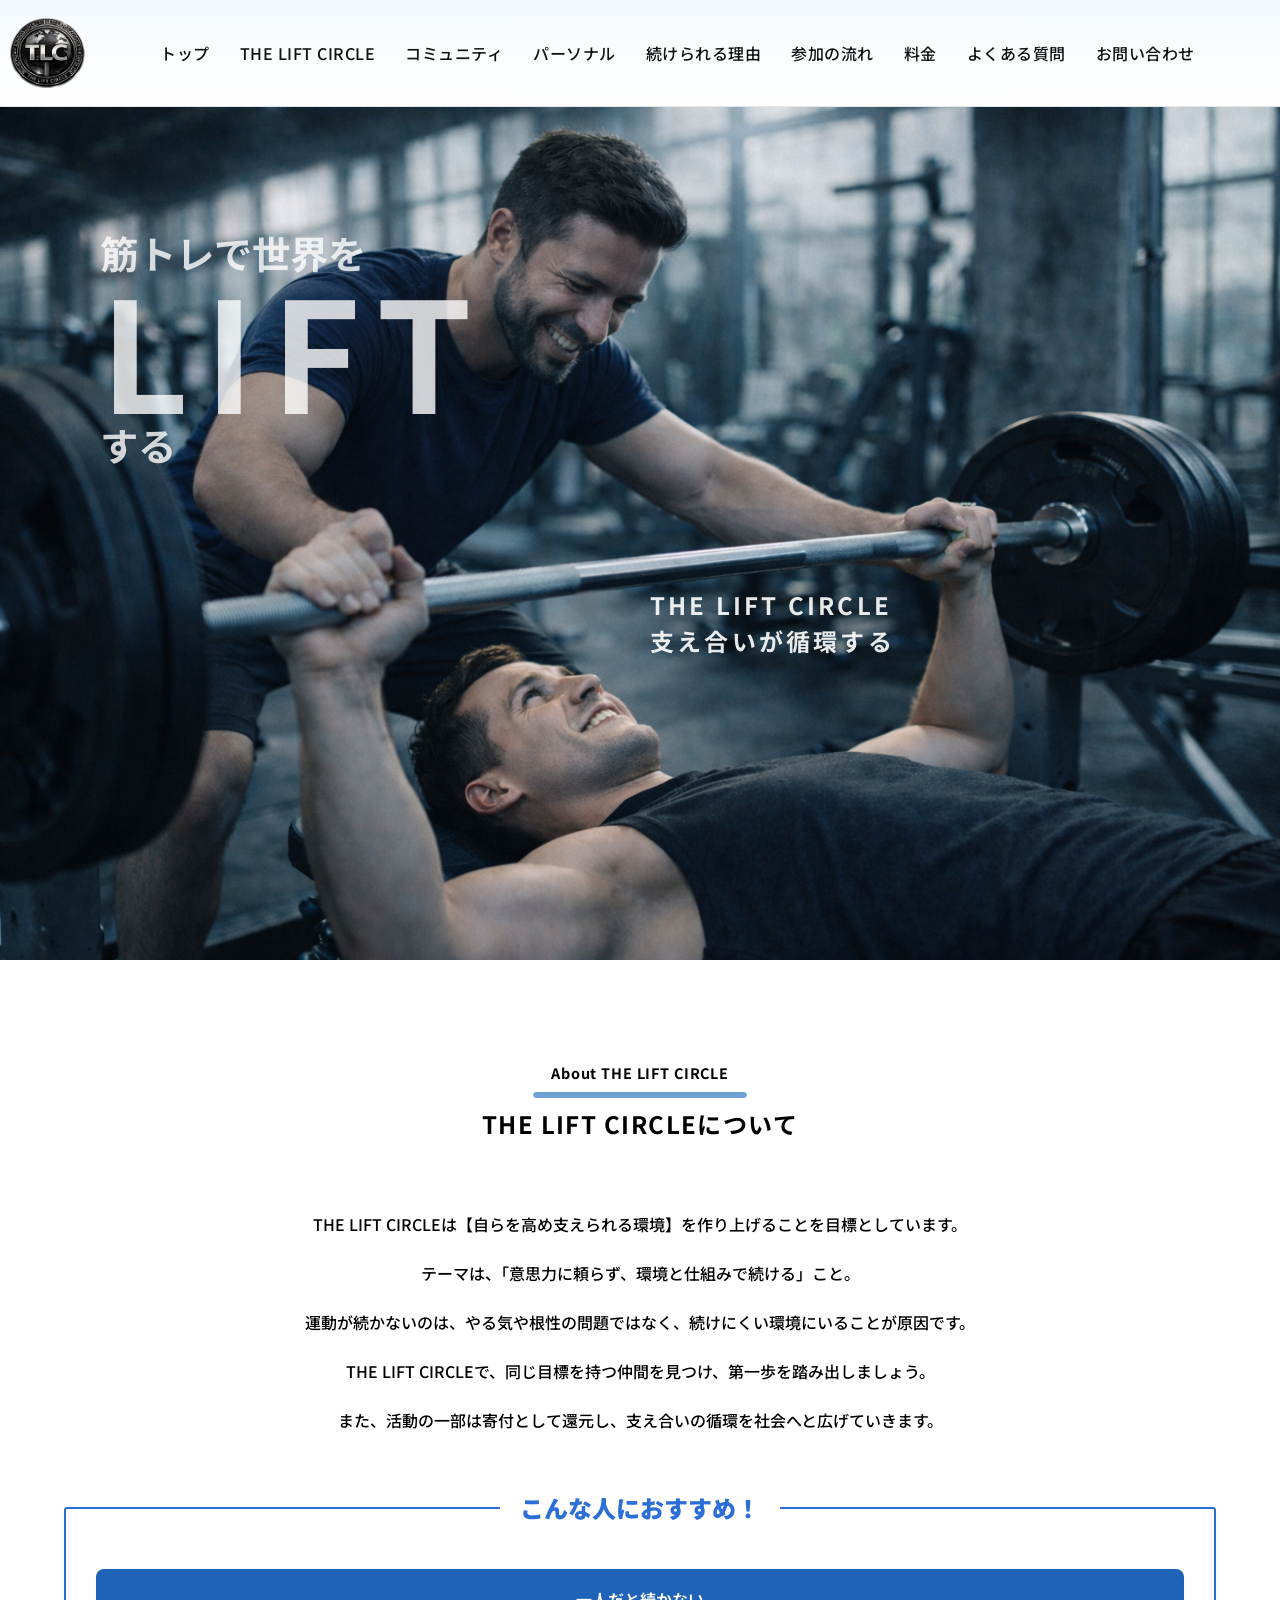
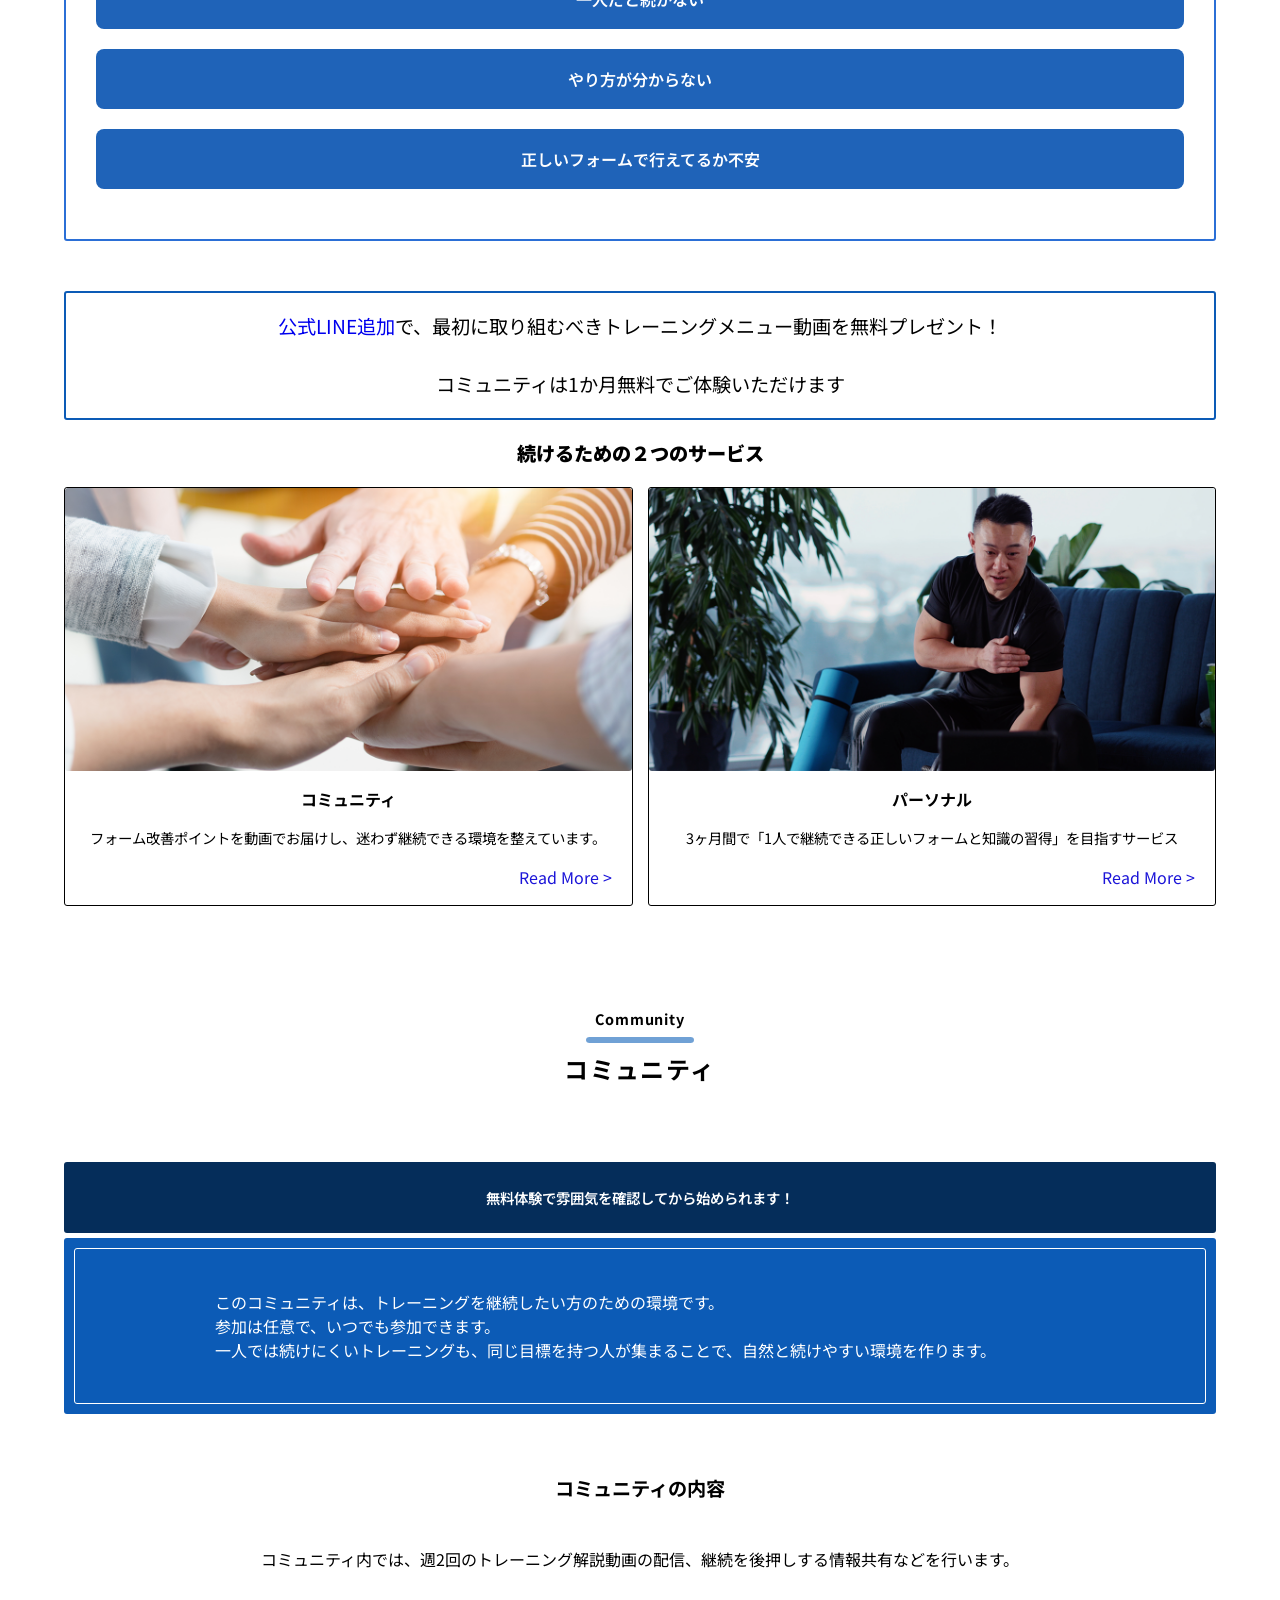
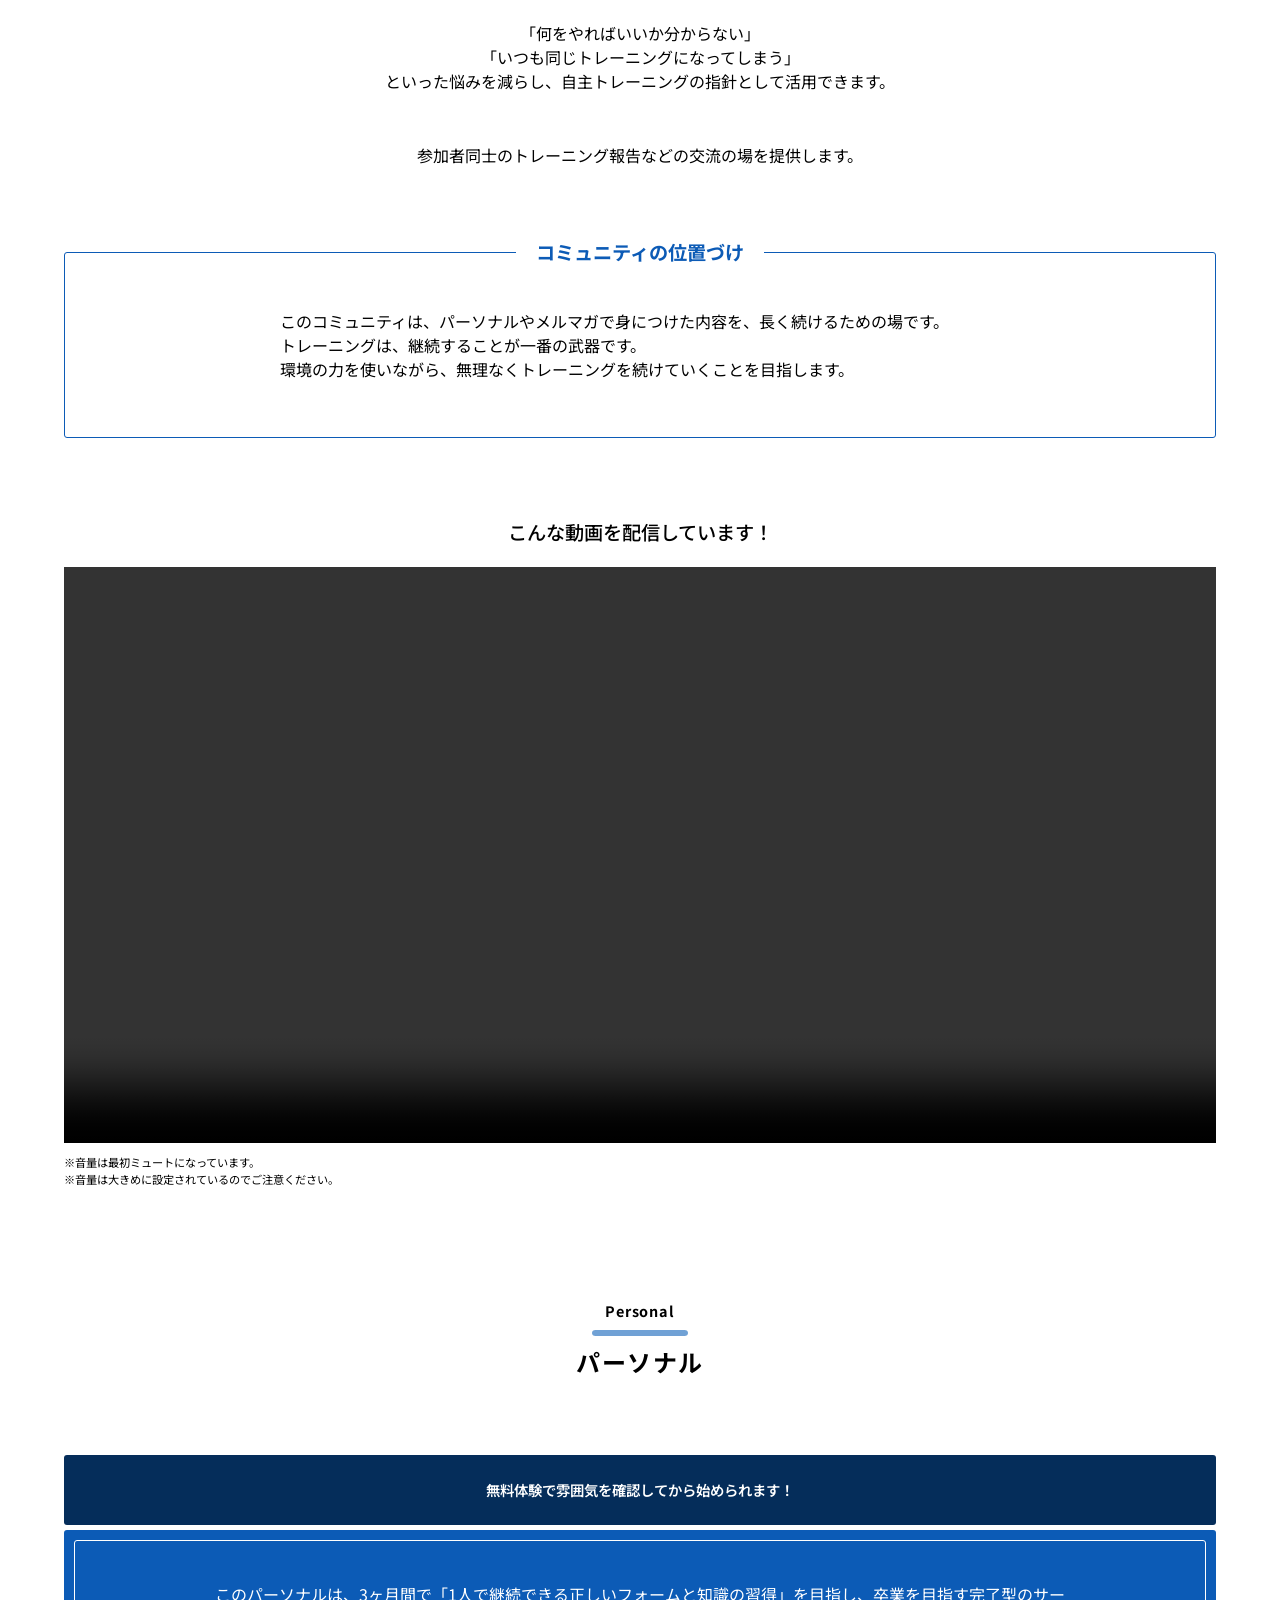
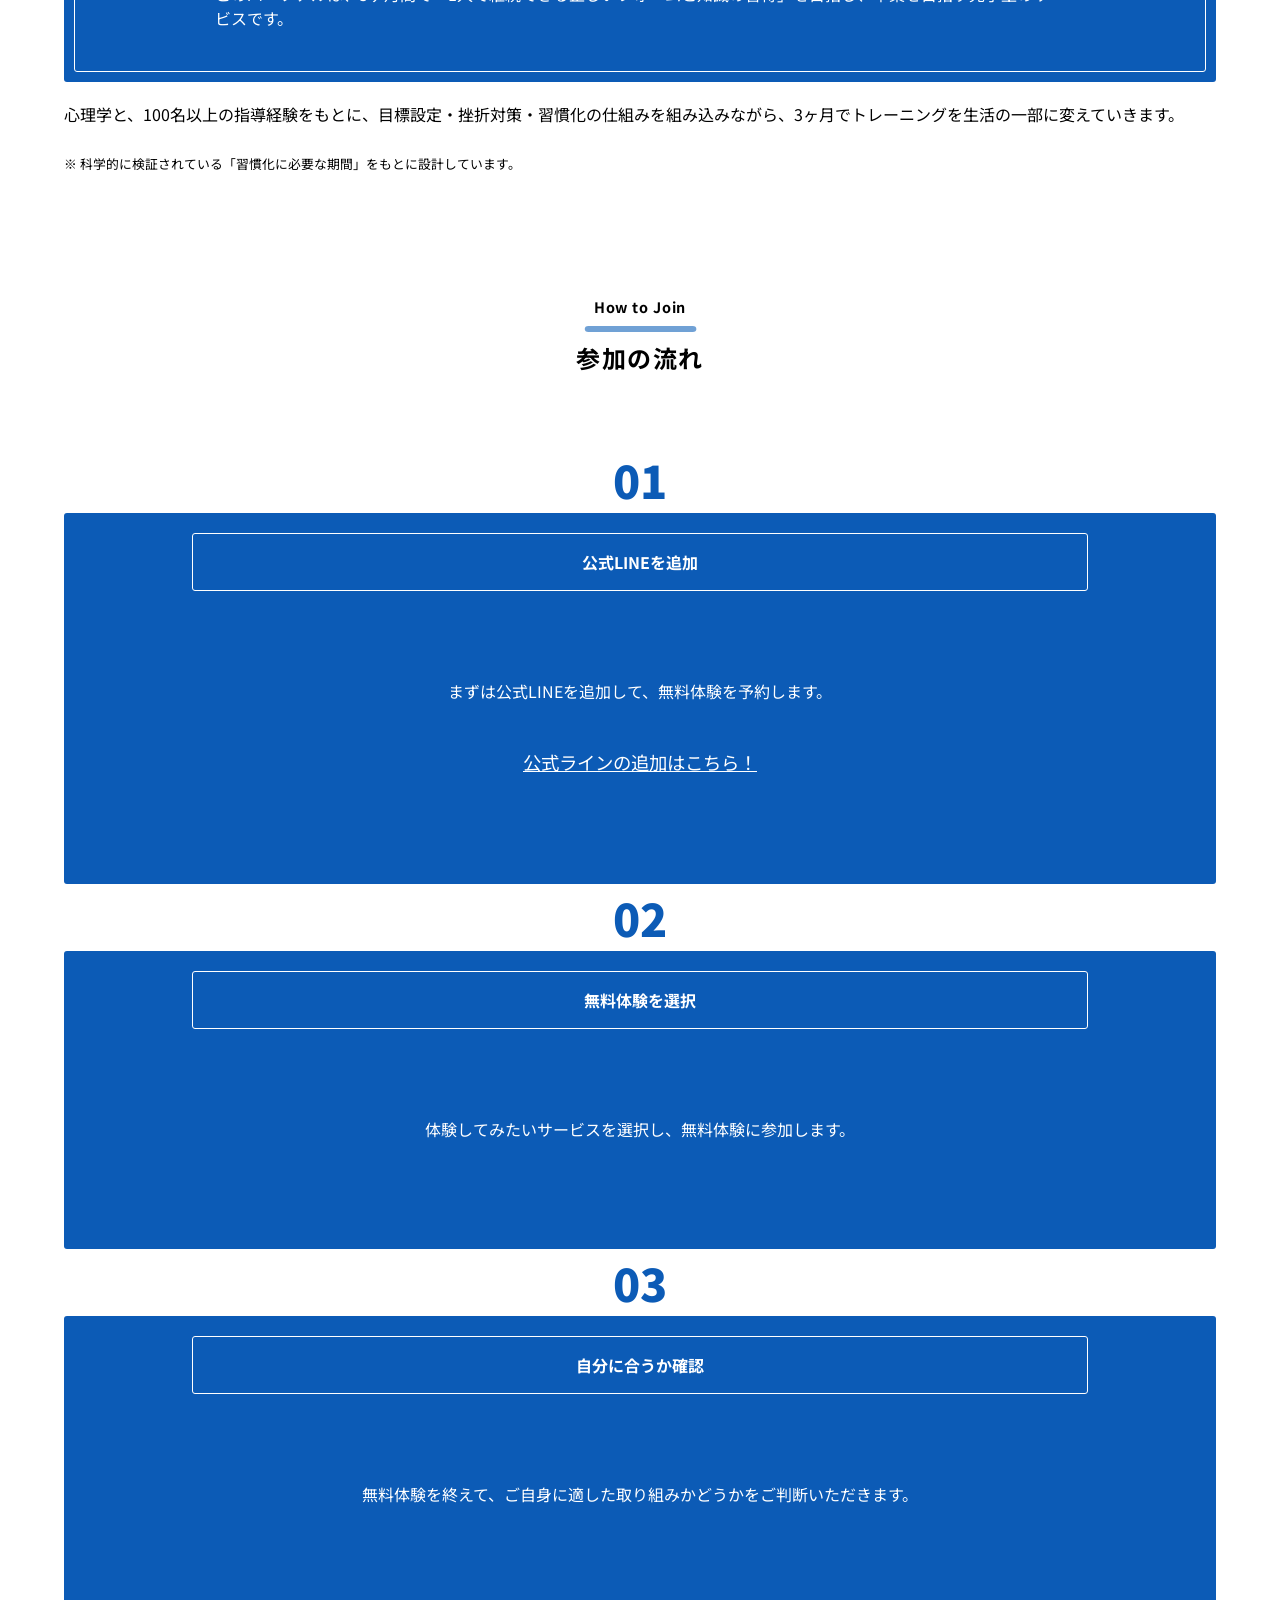
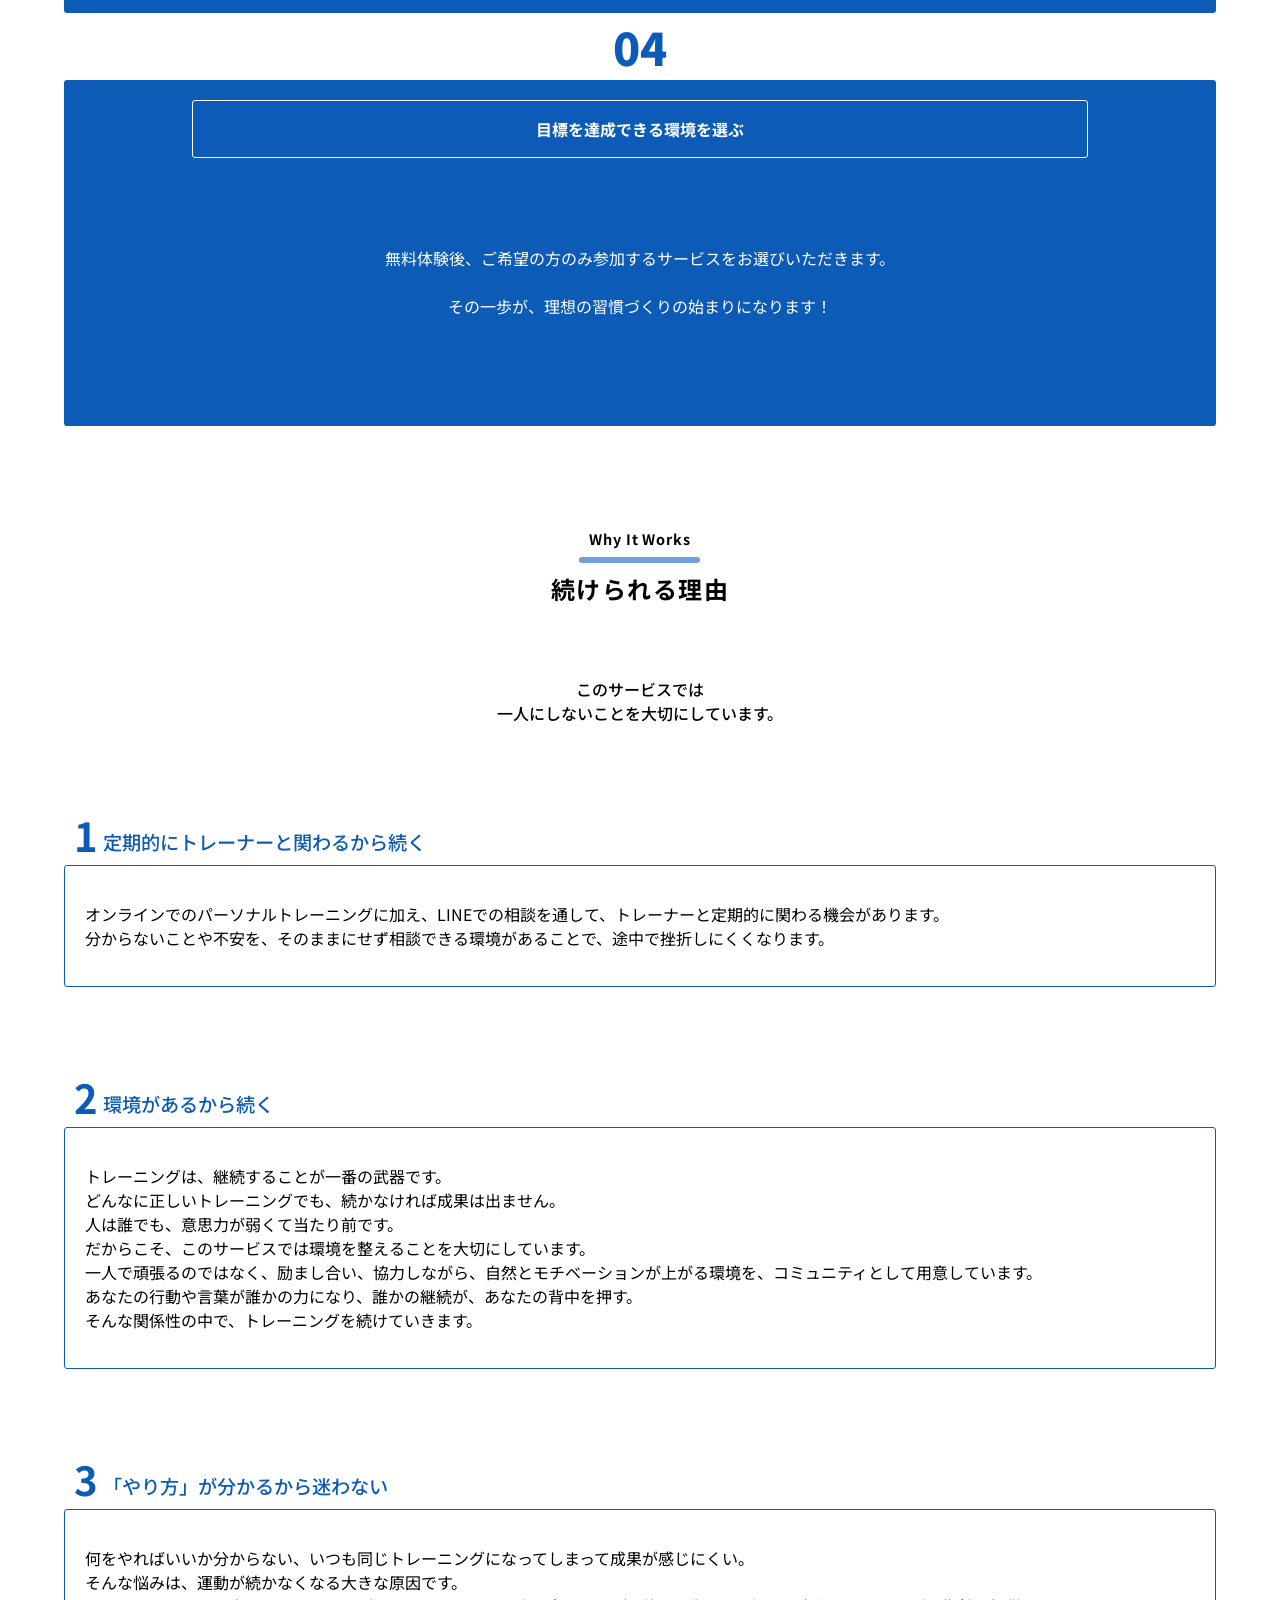
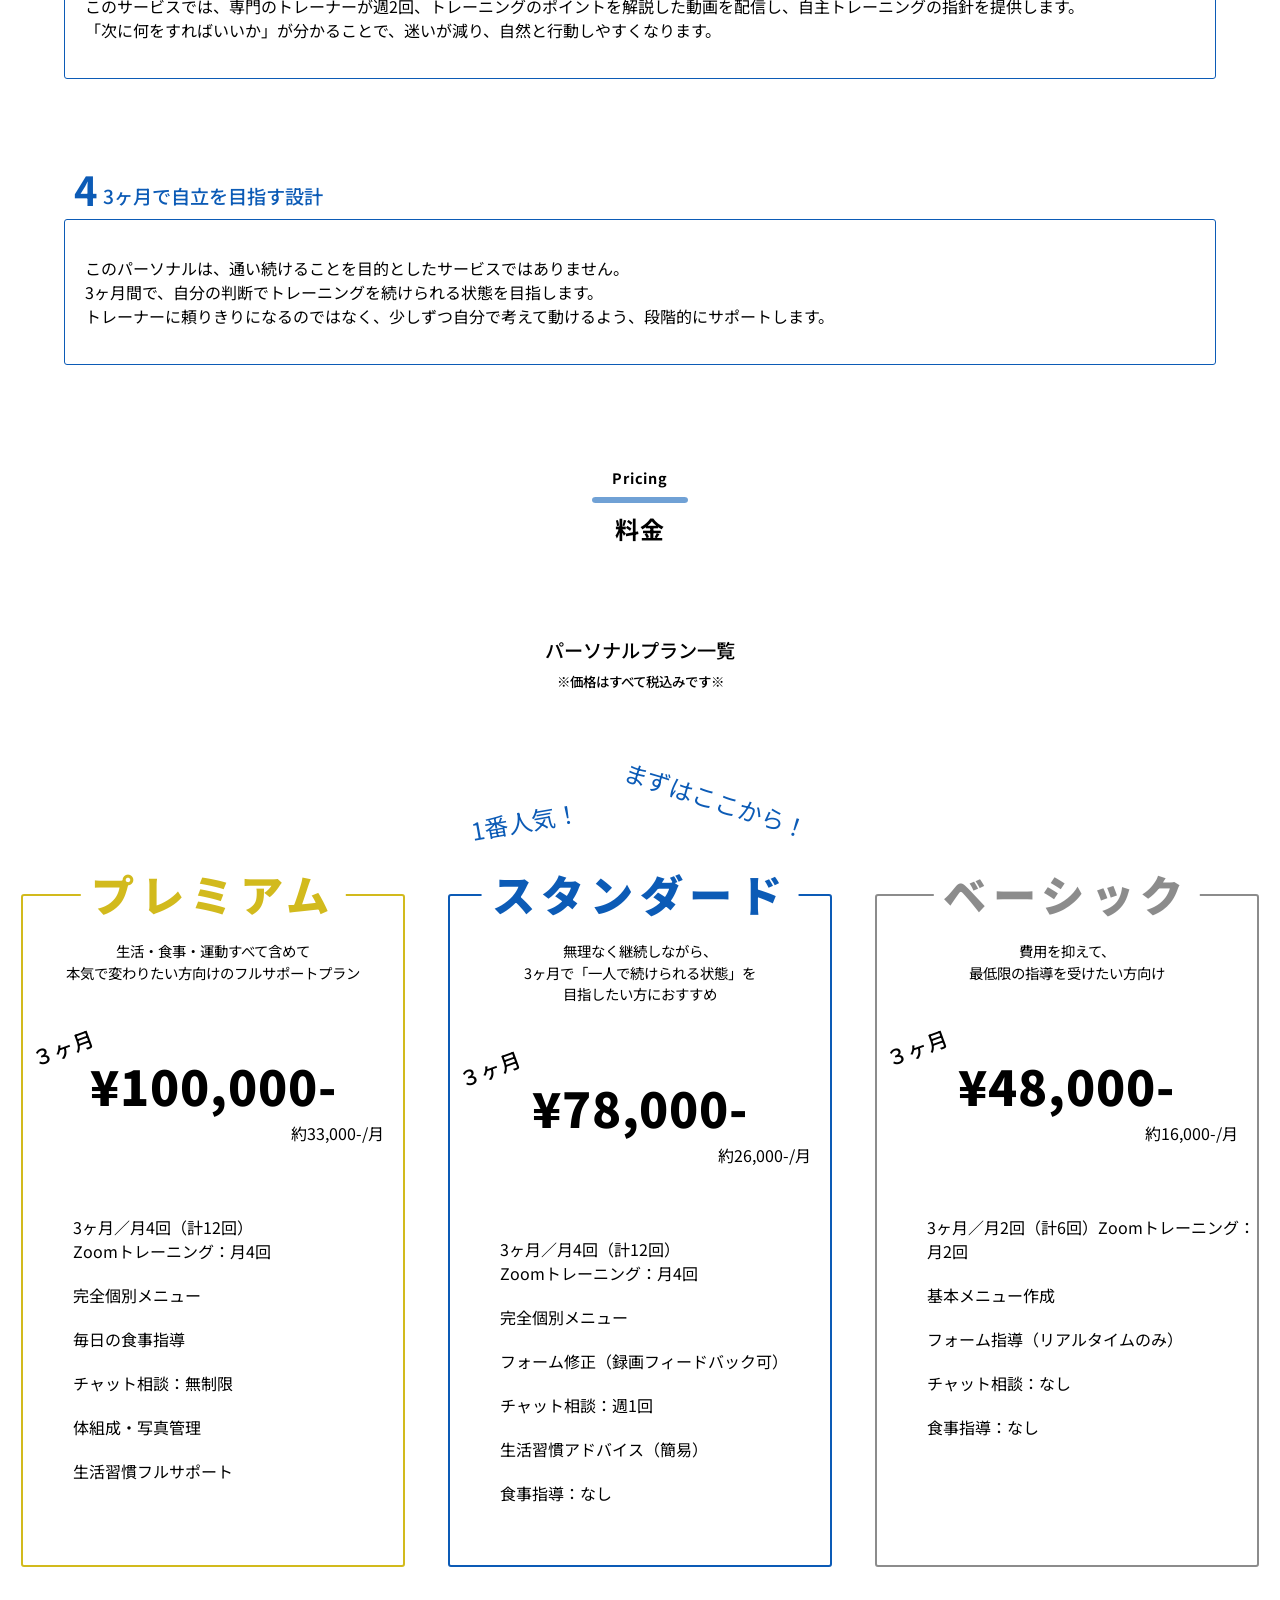
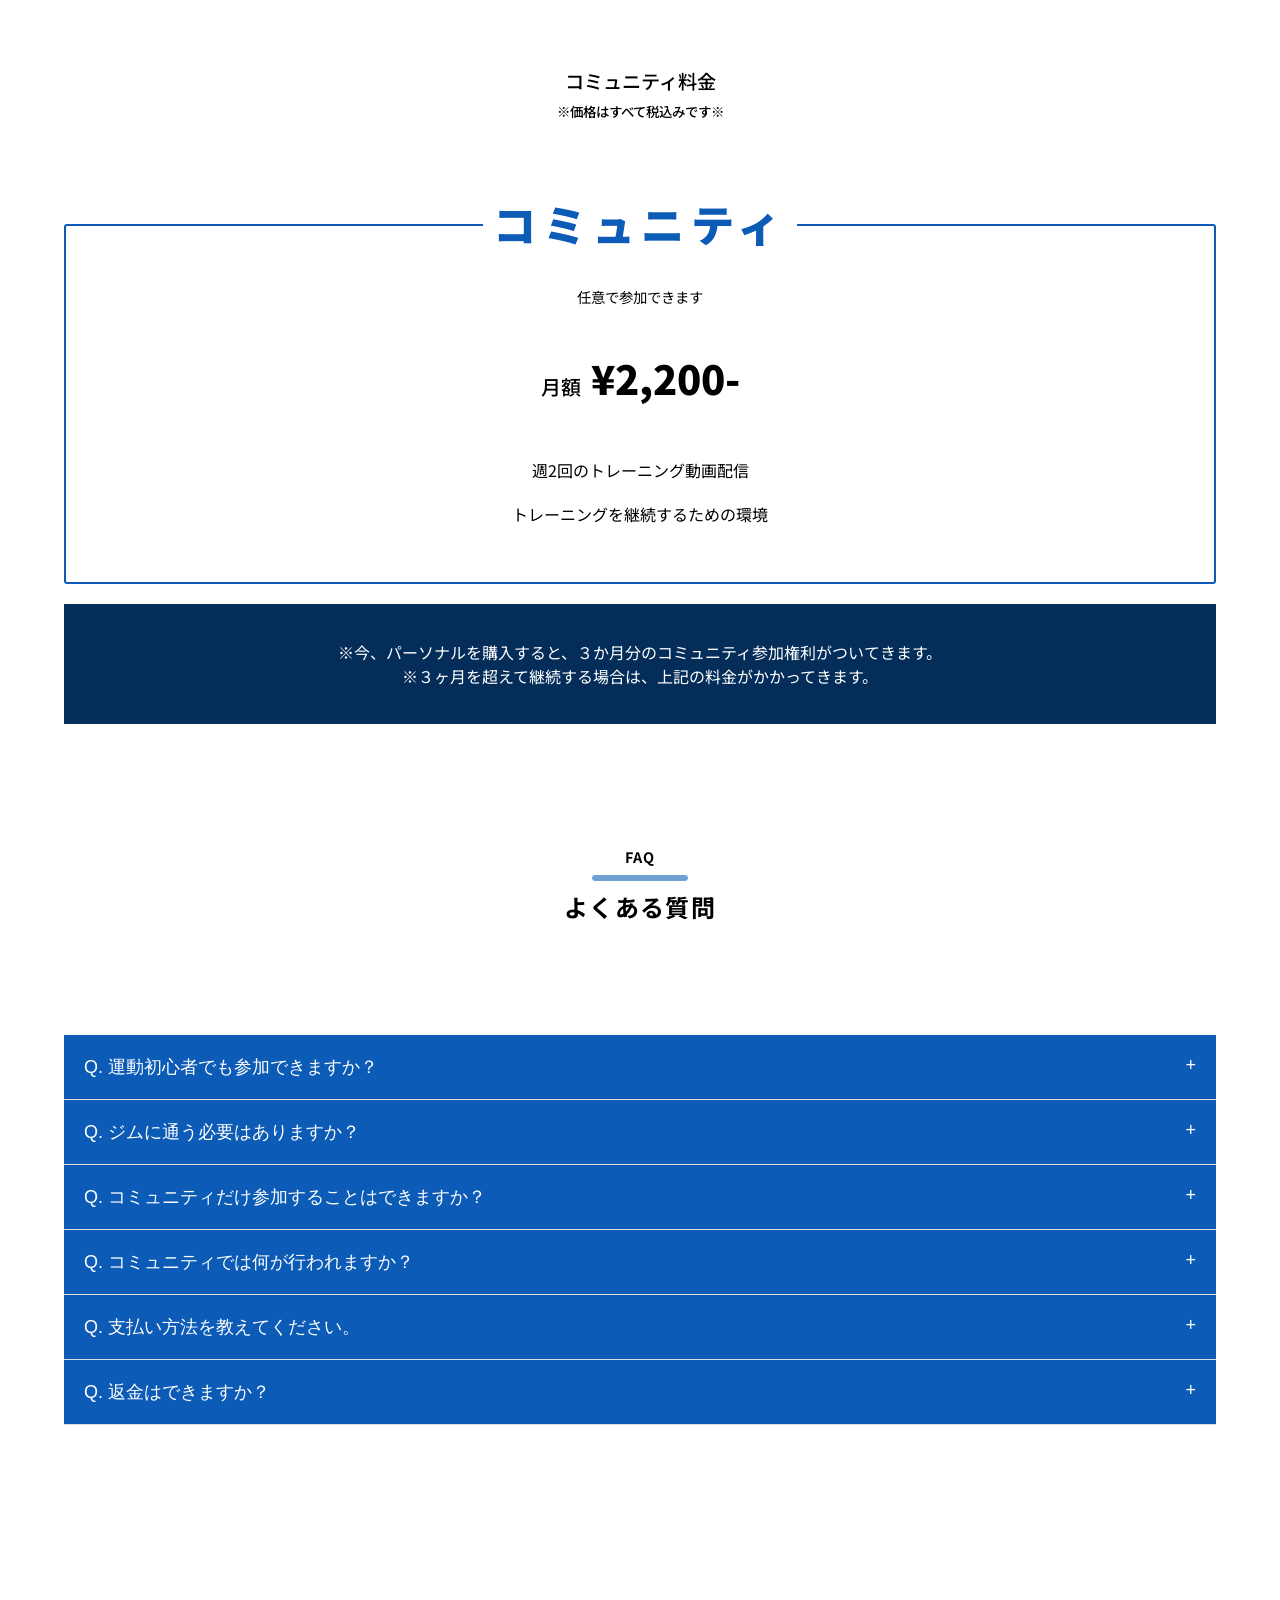
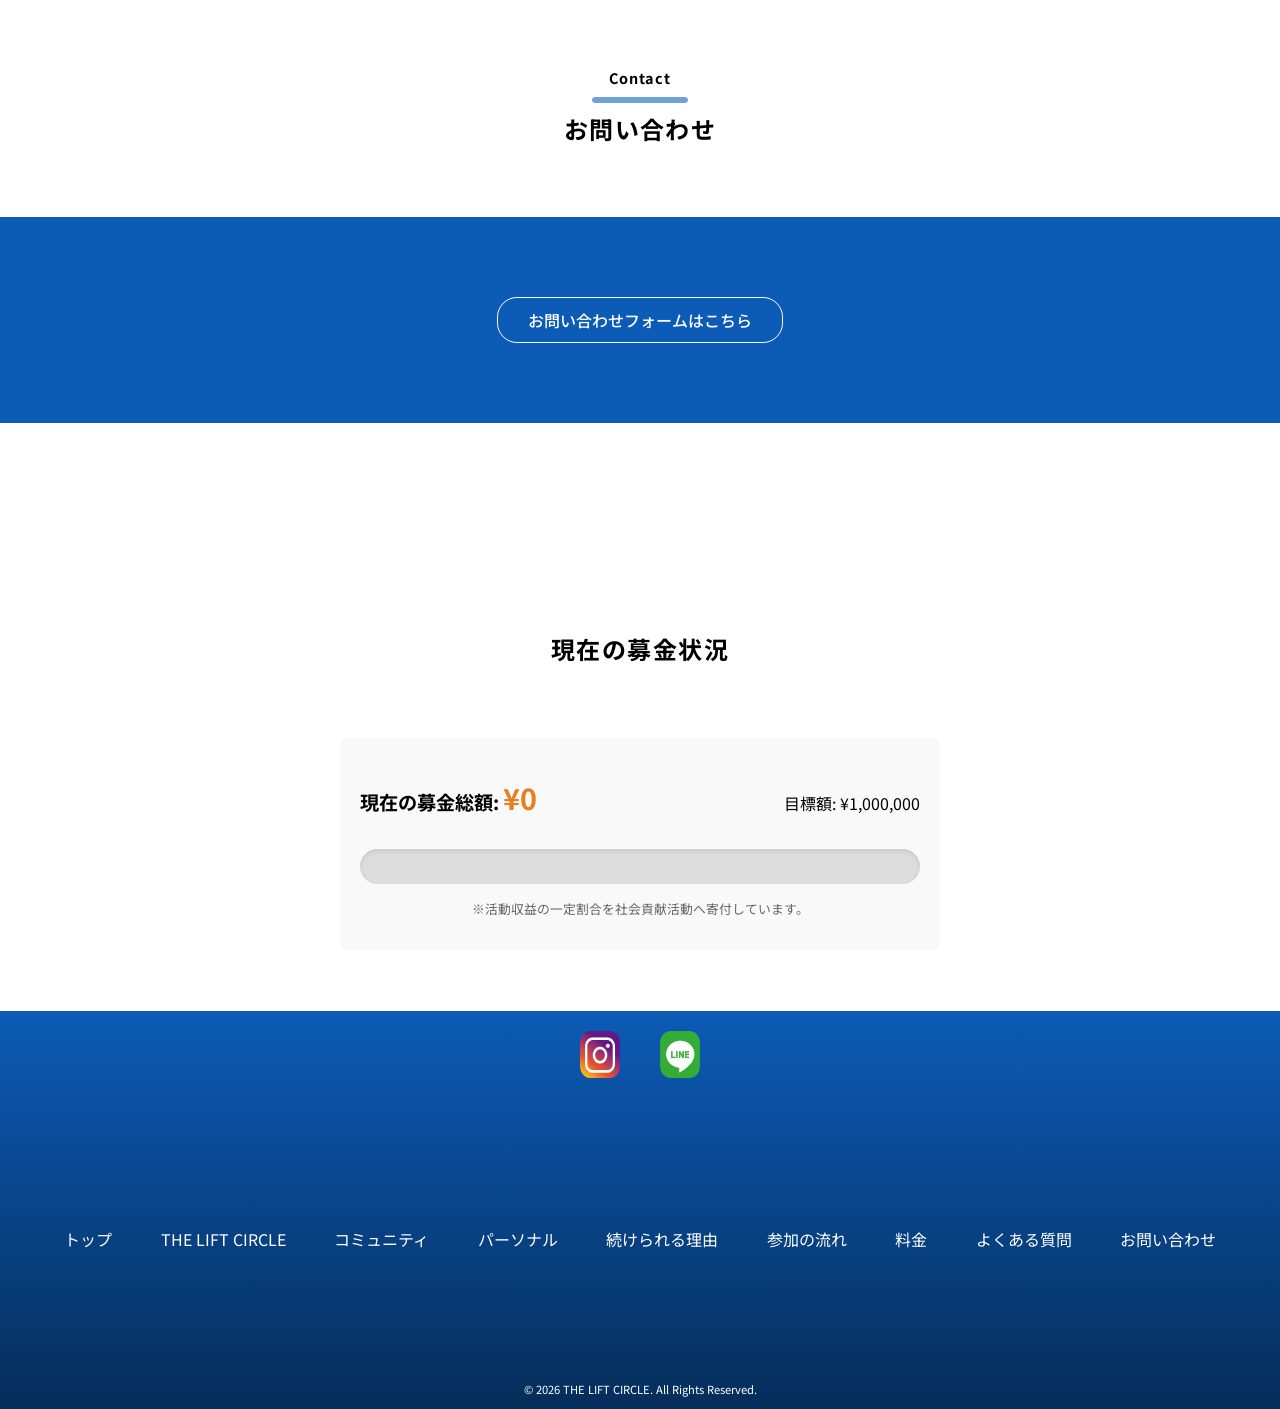
<file: index.html>
<!DOCTYPE html>
<html lang="ja">
<head>
  <!-- 基本メタ -->
  <meta charset="UTF-8">
  <meta name="viewport" content="width=device-width, initial-scale=1.0">

  <!-- タイトル・ディスクリプション -->
  <title>THE LIFT CIRCLE | 意思力に頼らず続くオンラインパーソナル</title>
  <meta name="description" content="運動が続かないのは根性のせいではありません。THE LIFT CIRCLEは、心理学に基づき3ヶ月で「自立」を目指すオンラインパーソナルです。週2回の動画配信とコミュニティの支え合いで、意思力に頼らず筋トレを習慣化。正しいフォームを身につけ、一生モノの健康を手に入れませんか？まずは無料体験から。">
  <meta name="robots" content="index, follow">

  <!-- OGP / SNS -->
  <meta property="og:type" content="website">
  <meta property="og:title" content="THE LIFT CIRCLE | 意思力に頼らず続くオンラインパーソナル">
  <meta property="og:description" content="運動が続かないのは根性のせいではありません。3ヶ月で「自立」を目指すオンラインパーソナル。">
  <meta property="og:url" content="https://lift-circle.com/">
  <meta property="og:image" content="https://example.com/ogp.jpg">
  <meta property="og:locale" content="ja_JP">
  <meta name="twitter:card" content="summary_large_image">
  <meta name="twitter:title" content="THE LIFT CIRCLE | 意思力に頼らず続くオンラインパーソナル"> 
  <meta name="twitter:description" content="運動が続かないのは根性のせいではありません。3ヶ月で「自立」を目指すオンラインパーソナル。"> 
  <meta name="twitter:image" content="https://lift-circle.com/imgs/ogp.jpg">

  <!-- ファビコン / テーマカラー -->
  <link rel="icon" href="/favicon.ico">
  <meta name="theme-color" content="#ffffff">

  <!-- フォント -->
  <link rel="preconnect" href="https://fonts.googleapis.com">
  <link rel="preconnect" href="https://fonts.gstatic.com" crossorigin>
  <link href="https://fonts.googleapis.com/css2?family=Noto+Sans+JP:wght@100..900&family=Noto+Serif+JP:wght@200..900&display=swap" rel="stylesheet">

  <!-- CSS / JS -->
  <link rel="stylesheet" href="css/sanitize.css">
  <link rel="stylesheet" href="css/style.css">
  <script src="/js/script.js" defer></script>
</head>

<body>
  <header class="site-header">
      <div class="container">
        <div class="logo">
          <a href="#fv"><img src="imgs/logo.png" alt="ロゴ画像"></a>
        </div>

        <!-- SP用 ハンバーガーボタン -->
         <button class="nav-toggle" type="button" aria-controls="global-nav" aria-expanded="false">
          <!-- aria-controls="global-nav" このボタンはどのメニューを開閉するかを示すお約束 -->
          <!-- aria-expanded="false" このボタンに対応するメニューは今閉じている状態であることをスクリーンリーダーに伝える-->
          <span class="nav-toggle-bar"></span>
          <span class="nav-toggle-bar"></span>
          <span class="nav-toggle-bar"></span>
          <span class="sr-only">メニューを開く</span>
         </button>

        <nav class="global-nav" id="global-nav">
          <ul>
            <li><a href="#fv"><span>トップ</span></a></li>
            <li><a href="#liftcircle"><span>THE LIFT CIRCLE</span></a></li>
            <li><a href="#community"><span>コミュニティ</span></a></li>
            <!--<li><a href="#"><span>チャレンジメルマガ</span></a></li>-->
            <li><a href="#personal"><span>パーソナル</span></a></li>
            <li><a href="#whyitworks"><span>続けられる理由</span></a></li>
            <li><a href="#howtojoin"><span>参加の流れ</span></a></li>
            <li><a href="#pricing"><span>料金</span></a></li>
            <li><a href="#faq"><span>よくある質問</span></a></li>
            <li><a href="/contact/contact.html"><span>お問い合わせ</span></a></li>
          </ul>
        </nav>
      </div>
  </header>

  <section class="fv" id="fv">
    <div class="fv-container">
      <div class="fv-img-box">
        <img src="imgs/fv.png" alt="ファーストビュー画像">
      </div>
      <div class="slogan">
        <h1>筋トレで世界を<br><span>LIFT</span><br>する</h1>
      </div>
      <div class="sub-slogan">
        <h2>THE LIFT CIRCLE<br>
          支え合いが循環する</h2>
      </div>
    </div>
  </section>

  <main>
  <!-- THE LIFT CIRCLEについて -->
  <section class="liftcircle" id="liftcircle">
    <div class="section-title">
      <div class="line-adjust-wrapper">
        <h3 class="en-title">About THE LIFT CIRCLE</h3>
        <span class="title-line"></span>
      </div>
      <h3 class="jp-title">THE LIFT CIRCLEについて</h3>
    </div>

    <div class="about-liftcircle">
      <p>THE LIFT CIRCLEは【自らを高め支えられる環境】を作り上げることを目標としています。</p>
      <p>テーマは、「意思力に頼らず、環境と仕組みで続ける」こと。</p>
      <p>運動が続かないのは、やる気や根性の問題ではなく、続けにくい環境にいることが原因です。</p>
      <p>THE LIFT CIRCLEで、同じ目標を持つ仲間を見つけ、第一歩を踏み出しましょう。</p>
      <p>また、活動の一部は寄付として還元し、支え合いの循環を社会へと広げていきます。</p>
    </div>

    <div class="linebox">
      <h3 class="linebox-title">こんな人におすすめ！</h3>
      <ul class="recommend-list">
        <li>一人だと続かない</li>
        <li>やり方が分からない</li>
        <li>正しいフォームで行えてるか不安</li>
      </ul>
    </div>

    <div class="traning-menu-cp">
      <p><a href="https://lin.ee/0Jp86RK">公式LINE追加</a>で、最初に取り組むべきトレーニングメニュー動画を無料プレゼント！<br><br>
        コミュニティは1か月無料でご体験いただけます</p>
    </div>

    <div class="services-to-continue">
      <div class="services-to-continue-title">
        <p>続けるための２つのサービス</p>
      </div>
      <div class="services-to-continue-grid-parent">
        <a href="#community">
          <div class="services-to-continue-grid-child">
            <img src="imgs/community.png" alt="コミュニティ">
            <p class="services-title">コミュニティ</p>
            <p class="services-text">フォーム改善ポイントを動画でお届けし、迷わず継続できる環境を整えています。</p>
            <p class="read-more">Read More ></p>
          </div>
          </a>
        <a href="#personal">
          <div class="services-to-continue-grid-child">
            <img src="imgs/personal.png" alt="パーソナル">
            <p class="services-title">パーソナル</p>
            <p class="services-text">3ヶ月間で「1人で継続できる正しいフォームと知識の習得」を目指すサービス</p>
            <p class="read-more">Read More ></p>
          </div>
        </a>
      </div>
    </div>
  </section>

  <!-- コミュニティ -->
  <section class="community" id="community">
    <div class="section-title">
      <div class="line-adjust-wrapper">
        <h3 class="en-title">Community</h3>
        <span class="title-line"></span>
      </div>
      <h3 class="jp-title">コミュニティ</h3>
    </div>

    <div class="trial-prompt">
      <p>無料体験で雰囲気を確認してから始められます！</p>
    </div>

    <div class="community-detail">
      <div class="community-detail-back">
        <div class="community-detail-line">
          <div class="community-detail-text">
            <p>
              このコミュニティは、トレーニングを継続したい方のための環境です。<br>
            参加は任意で、いつでも参加できます。<br>
            一人では続けにくいトレーニングも、同じ目標を持つ人が集まることで、自然と続けやすい環境を作ります。
            </p>
          </div>
        </div>
      </div>
    </div>

    <div class="community-content">
      <div class="community-content-title">
        <p>コミュニティの内容</p>
      </div>
      <div class="community-content-text">
        <p>コミュニティ内では、週2回のトレーニング解説動画の配信、継続を後押しする情報共有などを行います。</p>
        <p>
          「何をやればいいか分からない」<br>
          「いつも同じトレーニングになってしまう」<br>
          といった悩みを減らし、自主トレーニングの指針として活用できます。
        </p>
        <p>参加者同士のトレーニング報告などの交流の場を提供します。</p>
      </div>
    </div>

    <div class="community-positioning">
      <div class="community-positioning-back">
        <div class="community-positioning-title">
          <p>コミュニティの位置づけ</p>
        </div>
        <div class="community-positioning-text">
          <p>
            このコミュニティは、パーソナルやメルマガで身につけた内容を、長く続けるための場です。<br>
            トレーニングは、継続することが一番の武器です。<br>
            環境の力を使いながら、無理なくトレーニングを続けていくことを目指します。
          </p>
        </div>
      </div>
    </div>

    <div class="sample-video">
      <p class="video-sample-title">こんな動画を配信しています！</p>
      <video controls playsinline muted width="100%">
        <source src="assets/video/sample.mp4" type="video/mp4">
        お使いのブラウザは動画タグに対応していません
      </video>
      <p class="video-attention">※音量は最初ミュートになっています。<br>
        ※音量は大きめに設定されているのでご注意ください。</p>
    </div>
  </section>

  <!-- パーソナル -->
  <section class="personal" id="personal">
    <div class="section-title">
      <div class="line-adjust-wrapper">
        <h3 class="en-title">Personal</h3>
        <span class="title-line"></span>
      </div>
      <h3 class="jp-title">パーソナル</h3>
    </div>

    <div class="trial-prompt">
      <p>無料体験で雰囲気を確認してから始められます！</p>
    </div>

    <div class="personal-detail">
      <div class="personal-detail-back">
        <div class="personal-detail-line">
          <div class="personal-detail-text">
            <p>
              このパーソナルは、3ヶ月間で「1人で継続できる正しいフォームと知識の習得」を目指し、卒業を目指す完了型のサービスです。
            </p>
          </div>
        </div>
      </div>
    </div>

    <div class="personal-strengths">
      <p>心理学と、100名以上の指導経験をもとに、目標設定・挫折対策・習慣化の仕組みを組み込みながら、3ヶ月でトレーニングを生活の一部に変えていきます。<br><br>
        <span>※ 科学的に検証されている「習慣化に必要な期間」をもとに設計しています。</span>
      </p>
    </div>

    <!--
    <div class="personal-flowofservice">
      <div class="personal-flowofservice-title">
        <p>サービス利用の流れ</p>
      </div>
      <div class="personal-flowofservice-grid-parent">
        <div class="personal-flowofservice-grid-child">
          <div class="personal-flowofservice-how">
            <p>1</p>
            <p>無料体験トレーニング</p>
          </div>
          <div class="personal-flowofservice-back">
            <div class="personal-flowofservice-text">
              <p>
                まずは、オンラインでトレーナーと実際に一緒にトレーニングを行います。<br>
                指導の雰囲気や進め方を体験しながら、<br>
                <ul>
                  <li>自分に合っているか</li>
                  <li>続けられそうか</li>
                  <li>不安な点はないか</li>
                </ul>
                を確認していただきます。<br><br>
                「一人だと続かない」「何から始めればいいか分からない」そんな方でも、安心して始められる無料体験です。
              </p>
            </div>
          </div>
        </div>
        <div class="personal-flowofservice-grid-child">
          <div class="personal-flowofservice-how personal-flowofservice-end">
            <p>2</p>
            <p>プラン選択・サービス開始</p>
          </div>
          <div class="personal-flowofservice-back">
            <div class="personal-flowofservice-text">
              <p>
                無料体験後、ご希望の方はプランを選択しサービス開始となります。<br>
                今後の進め方や目標、不安点を共有します。
              </p>
            </div>
          </div>
        </div>
        <div class="personal-flowofservice-grid-child">
          <div class="personal-flowofservice-how">
            <p>3</p>
            <p>オンラインパーソナルトレーニング<br>＋継続サポート</p>
          </div>
          <div class="personal-flowofservice-back">
            <div class="personal-flowofservice-text">
              <p>
                相談しながら日程を決め、オンラインでパーソナルトレーニングを行います。
                正しいフォームや考え方を身につけ、卒業後も一人で続けられる力を育てていきます。
              </p>
            </div>
          </div>
        </div>
      </div>
    </div>
    -->
  </section>

  <!-- 続けられる理由 -->
  <section class="howtojoin" id="howtojoin">
    <div class="section-title">
      <div class="line-adjust-wrapper">
        <h3 class="en-title">How to Join</h3>
        <span class="title-line"></span>
      </div>
      <h3 class="jp-title">参加の流れ</h3>
    </div>

    <div class="howtojoin-flow">

      <div class="howtojoin-flow-num">
        <p>01</p>
      </div>
      <div class="howtojoin-flow-box">
        <div class="howtojoin-flow-title">
          <p>公式LINEを追加</p>
        </div>
        <div class="howtojoin-flow-text">
          <p>まずは公式LINEを追加して、無料体験を予約します。</p>
          <p class="line-link"><a href="https://lin.ee/0Jp86RK">公式ラインの追加はこちら！</a></p>
        </div>
      </div>

      <div class="howtojoin-flow-num">
        <p>02</p>
      </div>
      <div class="howtojoin-flow-box">
        <div class="howtojoin-flow-title">
          <p>無料体験を選択</p>
        </div>
        <div class="howtojoin-flow-text">
          <p>体験してみたいサービスを選択し、無料体験に参加します。</p>
        </div>
      </div>

      <div class="howtojoin-flow-num">
        <p>03</p>
      </div>
      <div class="howtojoin-flow-box">
        <div class="howtojoin-flow-title">
          <p>自分に合うか確認</p>
        </div>
        <div class="howtojoin-flow-text">
          <p>無料体験を終えて、ご自身に適した取り組みかどうかをご判断いただきます。</p>
        </div>
      </div>

      <div class="howtojoin-flow-num">
        <p>04</p>
      </div>
      <div class="howtojoin-flow-box">
        <div class="howtojoin-flow-title">
          <p>目標を達成できる環境を選ぶ</p>
        </div>
        <div class="howtojoin-flow-text">
          <p>
            無料体験後、ご希望の方のみ参加するサービスをお選びいただきます。<br><br>
            その一歩が、理想の習慣づくりの始まりになります！
          </p>
        </div>
      </div>

    </div>
  </section>

  <!-- 続けられる理由 -->
  <section class="whyitworks" id="whyitworks">
    <div class="section-title">
      <div class="line-adjust-wrapper">
        <h3 class="en-title">Why It Works</h3>
        <span class="title-line"></span>
      </div>
      <h3 class="jp-title">続けられる理由</h3>
    </div>

    <div class="whyitworks-important">
      このサービスでは<br>一人にしないことを大切にしています。
    </div>

    <div class="whyitworks-title">
      <p>1</p>
      <p>定期的にトレーナーと関わるから続く</p>
    </div>
    <div class="whyitworks-text">
      <p>
        オンラインでのパーソナルトレーニングに加え、LINEでの相談を通して、トレーナーと定期的に関わる機会があります。<br>
        分からないことや不安を、そのままにせず相談できる環境があることで、途中で挫折しにくくなります。
      </p>
    </div>
    <div class="whyitworks-title">
      <p>2</p>
      <p>環境があるから続く</p>
    </div>
    <div class="whyitworks-text">
      <p>
        トレーニングは、継続することが一番の武器です。<br>
        どんなに正しいトレーニングでも、続かなければ成果は出ません。<br>
        人は誰でも、意思力が弱くて当たり前です。<br>
        だからこそ、このサービスでは環境を整えることを大切にしています。<br>
        一人で頑張るのではなく、励まし合い、協力しながら、自然とモチベーションが上がる環境を、コミュニティとして用意しています。<br>
        あなたの行動や言葉が誰かの力になり、誰かの継続が、あなたの背中を押す。<br>
        そんな関係性の中で、トレーニングを続けていきます。<br>
      </p>
    </div>
    <div class="whyitworks-title">
      <p>3</p>
      <p>「やり方」が分かるから迷わない</p>
    </div>
    <div class="whyitworks-text">
      <p>
        何をやればいいか分からない、いつも同じトレーニングになってしまって成果が感じにくい。<br>
        そんな悩みは、運動が続かなくなる大きな原因です。<br>
        このサービスでは、専門のトレーナーが週2回、トレーニングのポイントを解説した動画を配信し、自主トレーニングの指針を提供します。<br>
        「次に何をすればいいか」が分かることで、迷いが減り、自然と行動しやすくなります。<br>
      </p>
    </div>
    <div class="whyitworks-title">
      <p>4</p>
      <p>3ヶ月で自立を目指す設計</p>
    </div>
    <div class="whyitworks-text">
      <p>
        このパーソナルは、通い続けることを目的としたサービスではありません。<br>
        3ヶ月間で、自分の判断でトレーニングを続けられる状態を目指します。<br>
        トレーナーに頼りきりになるのではなく、少しずつ自分で考えて動けるよう、段階的にサポートします。<br>
      </p>
    </div>
  </section>

  <!-- 料金 -->
  <section class="pricing" id="pricing">
    <div class="section-title">
      <div class="line-adjust-wrapper">
        <h3 class="en-title">Pricing</h3>
        <span class="title-line"></span>
      </div>
      <h3 class="jp-title">料金</h3>
    </div>

    <div class="price-list-title">
      <p>パーソナルプラン一覧<br><span>※価格はすべて税込みです※</span></p>
    </div>

    <div class="personal-price-list-grid-parent">

      <div class="personal-price-list-grid-child">
        <div class="personal-price-relative personal-price-premium">
          <div class="personal-price-title personal-price-title-premium">
            <p>プレミアム</p>
          </div>
          <div class="personal-price-detail">
            <p>生活・食事・運動すべて含めて<br>本気で変わりたい方向けのフルサポートプラン</p>
          </div>
          <div class="personal-price-box">
            <p>３ヶ月</p>
            <p>¥100,000-</p>
            <p>約33,000-/月</p>
          </div>
          <div class="personal-service-list">
            <ul>
              <li>3ヶ月／月4回（計12回）<br>Zoomトレーニング：月4回</li>
              <li>完全個別メニュー</li>
              <li>毎日の食事指導</li>
              <li>チャット相談：無制限</li>
              <li>体組成・写真管理</li>
              <li>生活習慣フルサポート</li>
            </ul>
          </div>
        </div>
      </div>

      <div class="personal-price-list-grid-child">
        <div class="personal-price-relative personal-price-standard">
          <div class="personal-price-standard-recomtext">
            <p>1番人気！</p>
            <p>まずはここから！</p>
          </div>
          <div class="personal-price-title personal-price-title-standard">
            <p>スタンダード</p>
          </div>
          <div class="personal-price-detail">
            <p>無理なく継続しながら、<br>3ヶ月で「一人で続けられる状態」を<br>目指したい方におすすめ</p>
          </div>
          <div class="personal-price-box">
            <p>３ヶ月</p>
            <p>¥78,000-</p>
            <p>約26,000-/月</p>
          </div>
          <div class="personal-service-list">
            <ul>
              <li>3ヶ月／月4回（計12回）<br>Zoomトレーニング：月4回</li>
              <li>完全個別メニュー</li>
              <li>フォーム修正（録画フィードバック可）</li>
              <li>チャット相談：週1回</li>
              <li>生活習慣アドバイス（簡易）</li>
              <li>食事指導：なし</li>
            </ul>
          </div>
        </div>
      </div>

      <div class="personal-price-list-grid-child">
        <div class="personal-price-relative personal-price-basic">
          <div class="personal-price-title personal-price-title-basic">
            <p>ベーシック</p>
          </div>
          <div class="personal-price-detail">
            <p>費用を抑えて、<br>最低限の指導を受けたい方向け</p>
          </div>
          <div class="personal-price-box">
            <p>３ヶ月</p>
            <p>¥48,000-</p>
            <p>約16,000-/月</p>
          </div>
          <div class="personal-service-list">
            <ul>
              <li>3ヶ月／月2回（計6回）Zoomトレーニング：月2回</li>
              <li>基本メニュー作成</li>
              <li>フォーム指導（リアルタイムのみ）</li>
              <li>チャット相談：なし</li>
              <li>食事指導：なし</li>
            </ul>
          </div>
        </div>
      </div>

    </div>

    <div class="community-price-list-box">
      <div class="price-list-title">
        <p>コミュニティ料金<br><span>※価格はすべて税込みです※</span></p>
      </div>
      <div class="community-price-relative">
        <div class="community-price-title">
          <p>コミュニティ</p>
        </div>
        <div class="community-price-detail">
            <p>任意で参加できます</p>
          </div>
          <div class="community-price-box">
            <p><span>月額</span>¥2,200-</p>
          </div>
          <div class="community-service-list">
            <ul>
              <li>週2回のトレーニング動画配信</li>
              <li>トレーニングを継続するための環境</li>
            </ul>
          </div>
      </div>
    </div>

    <div class="cp">
      <p>
        ※今、パーソナルを購入すると、３か月分のコミュニティ参加権利がついてきます。<br>
        ※３ヶ月を超えて継続する場合は、上記の料金がかかってきます。
      </p>
    </div>
  </section>

  <!-- よくある質問 -->
  <section class="faq" id="faq">
    <div class="section-title">
      <div class="line-adjust-wrapper">
        <h3 class="en-title">FAQ</h3>
        <span class="title-line"></span>
      </div>
      <h3 class="jp-title">よくある質問</h3>
    </div>

    <div class="accordion">

    <div class="accordion-item">
      <button class="accordion-header">
        Q. 運動初心者でも参加できますか？
      </button>
      <div class="accordion-content">
        <p>
          はい、参加できます。<br>
          このサービスは、運動経験が少ない方や、これから始めたい方を想定しています。
        </p>
      </div>
    </div>

    <div class="accordion-item">
      <button class="accordion-header">
        Q. ジムに通う必要はありますか？
      </button>
      <div class="accordion-content">
        <p>
          ジムでも家でもできます。
        </p>
      </div>
    </div>

    <div class="accordion-item">
      <button class="accordion-header">
        Q. コミュニティだけ参加することはできますか？
      </button>
      <div class="accordion-content">
        <p>はい、可能です。<br>
          コミュニティはパーソナルの受講有無に関わらず、任意で参加できます。
        </p>
      </div>
    </div>

    <div class="accordion-item">
      <button class="accordion-header">
        Q. コミュニティでは何が行われますか？
      </button>
      <div class="accordion-content">
        <p>
          コミュニティ内では、週2回のトレーニング動画配信などを行い、トレーニングを継続するための環境を提供します。
        </p>
      </div>
    </div>

    <div class="accordion-item">
      <button class="accordion-header">
        Q. 支払い方法を教えてください。
      </button>
      <div class="accordion-content">
        <p>
          お支払いは、Squareの専用フォームから行っていただきます。<br>
          公式LINE登録後、LINEにて専用フォームをご案内します。
        </p>
      </div>
    </div>

    <div class="accordion-item">
      <button class="accordion-header">
        Q. 返金はできますか？
      </button>
      <div class="accordion-content">
        <p>
          サービスの性質上、原則として返金は行っていません。<br>
          詳細はお申し込み前にご確認ください。
        </p>
      </div>
    </div>

  </section>
  </main>

  <!-- お問い合わせ -->
  <section class="contact" id="contact">
    <div class="section-title">
      <div class="line-adjust-wrapper">
        <h3 class="en-title">Contact</h3>
        <span class="title-line"></span>
      </div>
      <h3 class="jp-title">お問い合わせ</h3>
    </div>

    <div class="contactform-link">
      <a href="/contact/contact.html">お問い合わせフォームはこちら</a>
    </div>

  </section>

  <!-- 募金グラフ -->
  <section class="graph" id="graph">
  <div class="container">
    <div class="section-title">
      <h3 class="jp-title">現在の募金状況</h3>
    </div>
    
    <div class="donation-wrapper">
      <div class="donation-info">
        <p class="current-amount">現在の募金総額: <span>¥0</span></p>
        <p class="target-amount">目標額: ¥1,000,000</p>
      </div>
      
      <div class="progress-bg">
        <div class="progress-bar">
          <span class="progress-percent">0%</span>
        </div>
      </div>
      
      <p class="donation-note">※活動収益の一定割合を社会貢献活動へ寄付しています。</p>
    </div>
  </div>
  </section>

  <footer>
    <div class="footer-img-area">
      <a href="https://www.instagram.com/liveingym_sho?igsh=aHZtYjdjajlqdWwx&utm_source=qr"><img src="/imgs/instaglam.png" alt="instaglam"></a>
      <a href="https://lin.ee/0Jp86RK"><img src="/imgs/line.png" alt="Line"></a>
    </div>
    <nav class="footer-nav">
      <ul>
        <li><a href="#fv"><span>トップ</span></a></li>
        <li><a href="#liftcircle"><span>THE LIFT CIRCLE</span></a></li>
        <li><a href="#community"><span>コミュニティ</span></a></li>
        <!--<li><a href="#"><span>チャレンジメルマガ</span></a></li>-->
        <li><a href="#personal"><span>パーソナル</span></a></li>
        <li><a href="#whyitworks"><span>続けられる理由</span></a></li>
        <li><a href="#howtojoin"><span>参加の流れ</span></a></li>
        <li><a href="#pricing"><span>料金</span></a></li>
        <li><a href="#faq"><span>よくある質問</span></a></li>
        <li><a href="/contact/contact.html"><span>お問い合わせ</span></a></li>
      </ul>
    </nav>
    <div class="copyright">
      <p>© 2026 THE LIFT CIRCLE. All Rights Reserved.</p>
    </div>
  </footer>
    
</body>
</html>
</file>
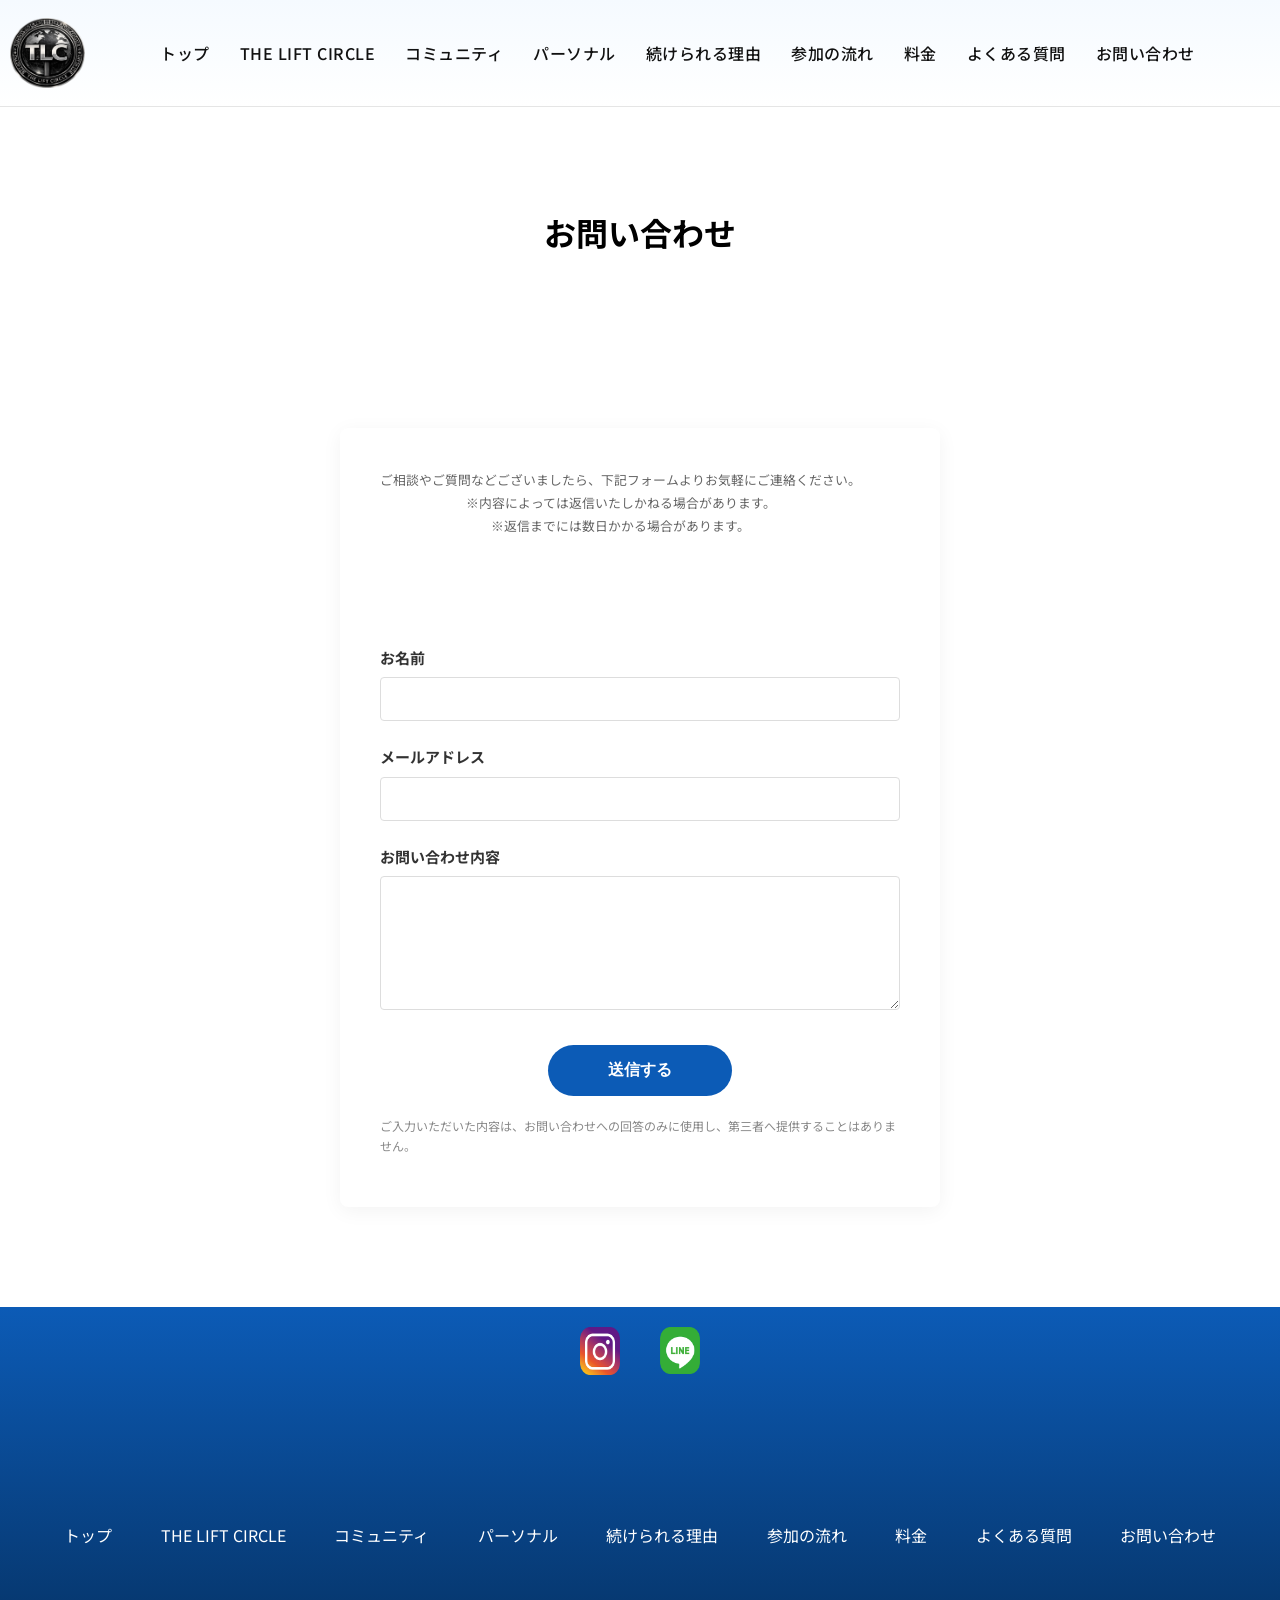
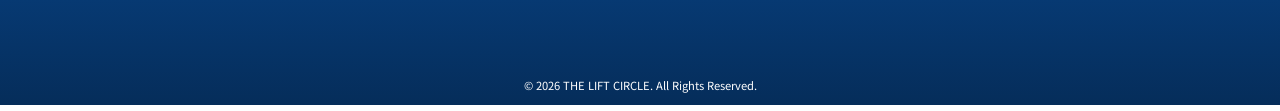
<file: contact/contact.html>
<!DOCTYPE html>
<html lang="ja">
<head>
  <!-- 基本メタ -->
  <meta charset="UTF-8">
  <meta name="viewport" content="width=device-width, initial-scale=1.0">

  <!-- タイトル・ディスクリプション -->
  <title>お問い合わせ | THE LIFT CIRCLE</title>
  <meta name="description" content="THE LIFT CIRCLEへのご質問、パーソナルトレーニングの無料体験のお申し込みはこちらから。運動の悩みやプランの選び方など、お気軽にお問い合わせください。">
  <meta name="robots" content="index, follow">

  <!-- OGP / SNS -->
  <meta property="og:type" content="website">
  <meta property="og:title" content="お問い合わせ | THE LIFT CIRCLE">
  <meta property="og:description" content="THE LIFT CIRCLEへのご質問、パーソナルトレーニングの無料体験のお申し込みはこちらから。運動の悩みやプランの選び方など、お気軽にお問い合わせください。">
  <meta property="og:url" content="https://example.com/">
  <meta property="og:image" content="https://example.com/ogp.jpg">
  <meta property="og:locale" content="ja_JP">
  <meta name="twitter:card" content="summary_large_image">
  <meta name="twitter:title" content="お問い合わせ | THE LIFT CIRCLE">
  <meta name="twitter:description" content="THE LIFT CIRCLEへのご質問、パーソナルトレーニングの無料体験のお申し込みはこちらから。運動の悩みやプランの選び方など、お気軽にお問い合わせください。">
  <meta name="twitter:image" content="https://example.com/ogp.jpg">

  <!-- ファビコン / テーマカラー -->
  <link rel="icon" href="/favicon.ico">
  <meta name="theme-color" content="#ffffff">

  <!-- フォント -->
  <link rel="preconnect" href="https://fonts.googleapis.com">
  <link rel="preconnect" href="https://fonts.gstatic.com" crossorigin>
  <link href="https://fonts.googleapis.com/css2?family=Noto+Sans+JP:wght@100..900&family=Noto+Serif+JP:wght@200..900&display=swap" rel="stylesheet">

  <!-- CSS / JS -->
  <link rel="stylesheet" href="../css/sanitize.css">
  <link rel="stylesheet" href="../css/style.css">
  <script src="/js/script.js" defer></script>
</head>

<body>
  <header class="site-header">
      <div class="container">
        <div class="logo">
          <a href="../index.html"><img src="../imgs/logo.png" alt="ロゴ画像"></a>
        </div>

        <!-- SP用 ハンバーガーボタン -->
         <button class="nav-toggle" type="button" aria-controls="global-nav" aria-expanded="false">
          <!-- aria-controls="global-nav" このボタンはどのメニューを開閉するかを示すお約束 -->
          <!-- aria-expanded="false" このボタンに対応するメニューは今閉じている状態であることをスクリーンリーダーに伝える-->
          <span class="nav-toggle-bar"></span>
          <span class="nav-toggle-bar"></span>
          <span class="nav-toggle-bar"></span>
          <span class="sr-only">メニューを開く</span>
         </button>

        <nav class="global-nav" id="global-nav">
          <ul>
            <li><a href="../index.html#fv"><span>トップ</span></a></li>
            <li><a href="../index.html#liftcircle"><span>THE LIFT CIRCLE</span></a></li>
            <li><a href="../index.html#community"><span>コミュニティ</span></a></li>
            <!--<li><a href="#"><span>チャレンジメルマガ</span></a></li>-->
            <li><a href="../index.html#personal"><span>パーソナル</span></a></li>
            <li><a href="../index.html#whyitworks"><span>続けられる理由</span></a></li>
            <li><a href="../index.html#howtojoin"><span>参加の流れ</span></a></li>
            <li><a href="../index.html#pricing"><span>料金</span></a></li>
            <li><a href="../index.html#faq"><span>よくある質問</span></a></li>
            <li><a href="/contact/contact.html"><span>お問い合わせ</span></a></li>
          </ul>
        </nav>
      </div>
  </header>

  <main>
      <section class="hero">
        <div class="hero-inner">
          <h1 class="hero-title">
              お問い合わせ
          </h1>
        </div>
      </section>

      <!-- お問い合わせフォーム本体 -->
      <section class="contact" id="contact"> 
        <div class="contact-inner">
        <p class="contact-lead">
          ご相談やご質問などございましたら、下記フォームよりお気軽にご連絡ください。<br>
          ※内容によっては返信いたしかねる場合があります。<br>
          ※返信までには数日かかる場合があります。
        </p>

        <form id="contactForm" action="https://www.ssgform.com/s/6VMUKBVIkokV" method="post" class="contact-form">

          <div class="form-field">
            <label for="name">お名前</label>
            <input type="text" id="name" name="お名前" required>
          </div>

          <div class="form-field">
            <label for="email">メールアドレス</label>
            <input type="email" id="email" name="Email" required>
          </div>

          <div class="form-field">
            <label for="message">お問い合わせ内容</label>
            <textarea name="内容" id="message" rows="6" required></textarea>
          </div>

          <div style="display:none;">
            <input type="text" name="ssgform_bot_field">
          </div>

          <div class="contact-submit-wrap">
            <button type="submit" class="contact-submit">送信する</button>
          </div>

          <p class="contact-note">
            ご入力いただいた内容は、お問い合わせへの回答のみに使用し、第三者へ提供することはありません。
          </p>
      
        </form>
      </div>
    </section>

  </main>

  <footer>
    <div class="footer-img-area">
      <a href="https://www.instagram.com/liveingym_sho?igsh=aHZtYjdjajlqdWwx&utm_source=qr"><img src="../imgs/instaglam.png" alt="instaglam"></a>
      <a href="https://lin.ee/0Jp86RK"><img src="../imgs/line.png" alt="Line"></a>
    </div>
    <nav class="footer-nav">
      <ul>
        <li><a href="../index.html#fv"><span>トップ</span></a></li>
        <li><a href="../index.html#liftcircle"><span>THE LIFT CIRCLE</span></a></li>
        <li><a href="../index.html#community"><span>コミュニティ</span></a></li>
        <!--<li><a href="#"><span>チャレンジメルマガ</span></a></li>-->
        <li><a href="../index.html#personal"><span>パーソナル</span></a></li>
        <li><a href="../index.html#whyitworks"><span>続けられる理由</span></a></li>
        <li><a href="../index.html#howtojoin"><span>参加の流れ</span></a></li>
        <li><a href="../index.html#pricing"><span>料金</span></a></li>
        <li><a href="../index.html#faq"><span>よくある質問</span></a></li>
        <li><a href="/contact/contact.html"><span>お問い合わせ</span></a></li>
      </ul>
    </nav>
    <div class="copyright">
      <p>© 2026 THE LIFT CIRCLE. All Rights Reserved.</p>
    </div>
  </footer>
    
</body>
</html>
</file>
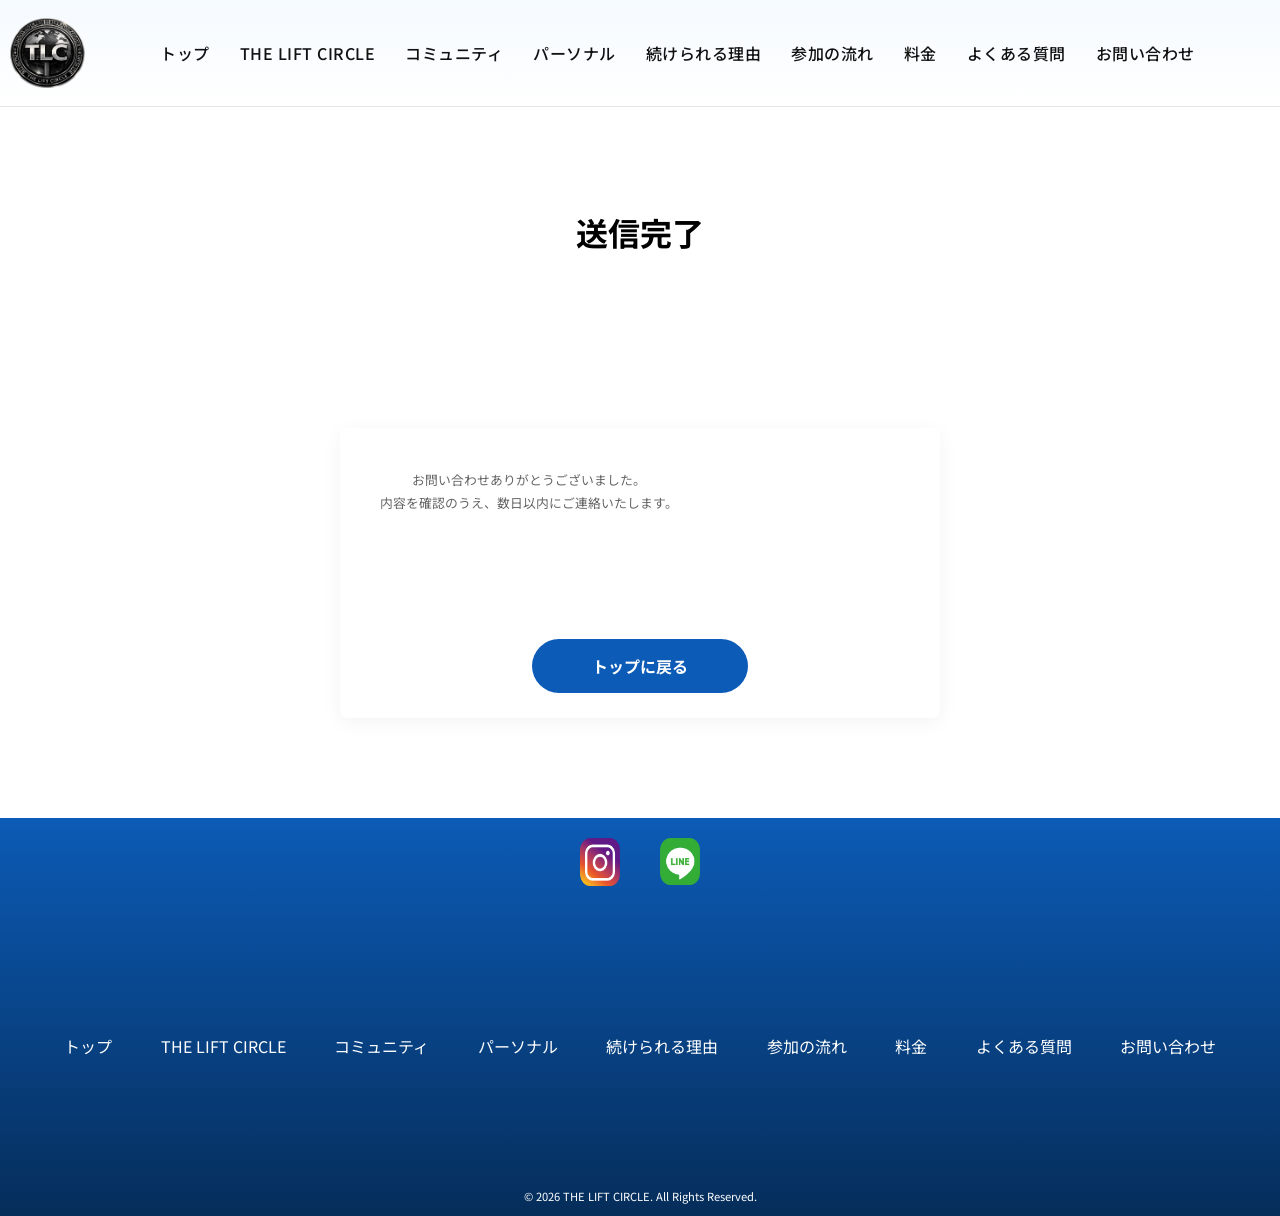
<file: contact/thanks.html>
<!DOCTYPE html>
<html lang="ja">
<head>
  <!-- 基本メタ -->
  <meta charset="UTF-8">
  <meta name="viewport" content="width=device-width, initial-scale=1.0">

  <!-- タイトル・ディスクリプション -->
  <title>送信完了 | THE LIFT CIRCLE</title>
  <meta name="robots" content="noindex, nofollow">

  <!-- OGP / SNS -->
  <meta property="og:type" content="website">
  <meta property="og:title" content="送信完了 | THE LIFT CIRCLE">
  <meta property="og:url" content="https://example.com/">
  <meta property="og:image" content="https://example.com/ogp.jpg">
  <meta property="og:locale" content="ja_JP">
  <meta name="twitter:card" content="summary_large_image">
  <meta name="twitter:title" content="送信完了 | THE LIFT CIRCLE">
  <meta name="twitter:image" content="https://example.com/ogp.jpg">

  <!-- ファビコン / テーマカラー -->
  <link rel="icon" href="/favicon.ico">
  <meta name="theme-color" content="#ffffff">

  <!-- フォント -->
  <link rel="preconnect" href="https://fonts.googleapis.com">
  <link rel="preconnect" href="https://fonts.gstatic.com" crossorigin>
  <link href="https://fonts.googleapis.com/css2?family=Noto+Sans+JP:wght@100..900&family=Noto+Serif+JP:wght@200..900&display=swap" rel="stylesheet">

  <!-- CSS / JS -->
  <link rel="stylesheet" href="../css/sanitize.css">
  <link rel="stylesheet" href="../css/style.css">
  <script src="/js/script.js" defer></script>
</head>

<body>
  <header class="site-header">
      <div class="container">
        <div class="logo">
          <a href="../index.html"><img src="../imgs/logo.png" alt="ロゴ画像"></a>
        </div>

        <!-- SP用 ハンバーガーボタン -->
         <button class="nav-toggle" type="button" aria-controls="global-nav" aria-expanded="false">
          <!-- aria-controls="global-nav" このボタンはどのメニューを開閉するかを示すお約束 -->
          <!-- aria-expanded="false" このボタンに対応するメニューは今閉じている状態であることをスクリーンリーダーに伝える-->
          <span class="nav-toggle-bar"></span>
          <span class="nav-toggle-bar"></span>
          <span class="nav-toggle-bar"></span>
          <span class="sr-only">メニューを開く</span>
         </button>

        <nav class="global-nav" id="global-nav">
          <ul>
            <li><a href="../index.html#fv"><span>トップ</span></a></li>
            <li><a href="../index.html#liftcircle"><span>THE LIFT CIRCLE</span></a></li>
            <li><a href="../index.html#community"><span>コミュニティ</span></a></li>
            <!--<li><a href="#"><span>チャレンジメルマガ</span></a></li>-->
            <li><a href="../index.html#personal"><span>パーソナル</span></a></li>
            <li><a href="../index.html#whyitworks"><span>続けられる理由</span></a></li>
            <li><a href="../index.html#howtojoin"><span>参加の流れ</span></a></li>
            <li><a href="../index.html#pricing"><span>料金</span></a></li>
            <li><a href="../index.html#faq"><span>よくある質問</span></a></li>
            <li><a href="contact.html"><span>お問い合わせ</span></a></li>
          </ul>
        </nav>
      </div>
  </header>

    <main>
      <section class="hero">
        <div class="hero-inner">
          <h1 class="hero-title">
              送信完了
          </h1>
        </div>
      </section>

      <!-- お問い合わせフォーム本体 -->
      <section class="contact">
        <div class="contact-inner">
          <p class="contact-lead">
            お問い合わせありがとうございました。<br>
            内容を確認のうえ、数日以内にご連絡いたします。
          </p>

          <!-- action はあとで Formspree のURlに差し替え -->
           <form action="https://formspree.io/f/meoyvekq" method="post" class="contact-form">

            <div class="contact-submit-wrap">
              <a href="/index.html" class="contact-submit">トップに戻る</a>
            </div>
            
           </form>
        </div>
      </section>

    </main>

  <footer>
    <div class="footer-img-area">
      <a href="https://www.instagram.com/liveingym_sho?igsh=aHZtYjdjajlqdWwx&utm_source=qr"><img src="../imgs/instaglam.png" alt="instaglam"></a>
      <a href="https://lin.ee/0Jp86RK"><img src="../imgs/line.png" alt="Line"></a>
    </div>
    <nav class="footer-nav">
      <ul>
        <li><a href="../index.html#fv"><span>トップ</span></a></li>
        <li><a href="../index.html#liftcircle"><span>THE LIFT CIRCLE</span></a></li>
        <li><a href="../index.html#community"><span>コミュニティ</span></a></li>
        <!--<li><a href="#"><span>チャレンジメルマガ</span></a></li>-->
        <li><a href="../index.html#personal"><span>パーソナル</span></a></li>
        <li><a href="../index.html#whyitworks"><span>続けられる理由</span></a></li>
        <li><a href="../index.html#howtojoin"><span>参加の流れ</span></a></li>
        <li><a href="../index.html#pricing"><span>料金</span></a></li>
        <li><a href="../index.html#faq"><span>よくある質問</span></a></li>
        <li><a href="/contact/contact.html"><span>お問い合わせ</span></a></li>
      </ul>
    </nav>
    <div class="copyright">
      <p>© 2026 THE LIFT CIRCLE. All Rights Reserved.</p>
    </div>
  </footer>
    
</body>
</html>
</file>
<file: css/sanitize.css>
/* Document
 * ========================================================================== */

/**
 * Add border box sizing in all browsers (opinionated).
 */

*,
::before,
::after {
  box-sizing: border-box;
}

/**
 * 1. Add text decoration inheritance in all browsers (opinionated).
 * 2. Add vertical alignment inheritance in all browsers (opinionated).
 */

::before,
::after {
  text-decoration: inherit; /* 1 */
  vertical-align: inherit; /* 2 */
}

/**
 * 1. Use the default cursor in all browsers (opinionated).
 * 2. Change the line height in all browsers (opinionated).
 * 3. Use a 4-space tab width in all browsers (opinionated).
 * 4. Remove the grey highlight on links in iOS (opinionated).
 * 5. Prevent adjustments of font size after orientation changes in
 *    IE on Windows Phone and in iOS.
 * 6. Breaks words to prevent overflow in all browsers (opinionated).
 */

html {
  cursor: default; /* 1 */
  line-height: 1.5; /* 2 */
  -moz-tab-size: 4; /* 3 */
  tab-size: 4; /* 3 */
  -webkit-tap-highlight-color: transparent /* 4 */;
  -ms-text-size-adjust: 100%; /* 5 */
  -webkit-text-size-adjust: 100%; /* 5 */
  word-break: break-word; /* 6 */
}

/* Sections
 * ========================================================================== */

/**
 * Remove the margin in all browsers (opinionated).
 */

body {
  margin: 0;
}

/**
 * Correct the font size and margin on `h1` elements within `section` and
 * `article` contexts in Chrome, Edge, Firefox, and Safari.
 */

h1 {
  font-size: 2em;
  margin: 0.67em 0;
}

/* Grouping content
 * ========================================================================== */

/**
 * Remove the margin on nested lists in Chrome, Edge, IE, and Safari.
 */

dl dl,
dl ol,
dl ul,
ol dl,
ul dl {
  margin: 0;
}

/**
 * Remove the margin on nested lists in Edge 18- and IE.
 */

ol ol,
ol ul,
ul ol,
ul ul {
  margin: 0;
}

/**
 * 1. Add the correct sizing in Firefox.
 * 2. Show the overflow in Edge 18- and IE.
 */

hr {
  height: 0; /* 1 */
  overflow: visible; /* 2 */
}

/**
 * Add the correct display in IE.
 */

main {
  display: block;
}

/**
 * Remove the list style on navigation lists in all browsers (opinionated).
 */

nav ol,
nav ul {
  list-style: none;
  padding: 0;
}

/**
 * 1. Correct the inheritance and scaling of font size in all browsers.
 * 2. Correct the odd `em` font sizing in all browsers.
 */

pre {
  font-family: monospace, monospace; /* 1 */
  font-size: 1em; /* 2 */
}

/* Text-level semantics
 * ========================================================================== */

/**
 * Remove the gray background on active links in IE 10.
 */

a {
  background-color: transparent;
}

/**
 * Add the correct text decoration in Edge 18-, IE, and Safari.
 */

abbr[title] {
  text-decoration: underline;
  text-decoration: underline dotted;
}

/**
 * Add the correct font weight in Chrome, Edge, and Safari.
 */

b,
strong {
  font-weight: bolder;
}

/**
 * 1. Correct the inheritance and scaling of font size in all browsers.
 * 2. Correct the odd `em` font sizing in all browsers.
 */

code,
kbd,
samp {
  font-family: monospace, monospace; /* 1 */
  font-size: 1em; /* 2 */
}

/**
 * Add the correct font size in all browsers.
 */

small {
  font-size: 80%;
}

/* Embedded content
 * ========================================================================== */

/*
 * Change the alignment on media elements in all browsers (opinionated).
 */

audio,
canvas,
iframe,
img,
svg,
video {
  vertical-align: middle;
}

/**
 * Add the correct display in IE 9-.
 */

audio,
video {
  display: inline-block;
}

/**
 * Add the correct display in iOS 4-7.
 */

audio:not([controls]) {
  display: none;
  height: 0;
}

/**
 * Remove the border on iframes in all browsers (opinionated).
 */

iframe {
  border-style: none;
}

/**
 * Remove the border on images within links in IE 10-.
 */

img {
  border-style: none;
}

/**
 * Change the fill color to match the text color in all browsers (opinionated).
 */

svg:not([fill]) {
  fill: currentColor;
}

/**
 * Hide the overflow in IE.
 */

svg:not(:root) {
  overflow: hidden;
}

/* Tabular data
 * ========================================================================== */

/**
 * Collapse border spacing in all browsers (opinionated).
 */

table {
  border-collapse: collapse;
}

/* Forms
 * ========================================================================== */

/**
 * Remove the margin on controls in Safari.
 */

button,
input,
select {
  margin: 0;
}

/**
 * 1. Show the overflow in IE.
 * 2. Remove the inheritance of text transform in Edge 18-, Firefox, and IE.
 */

button {
  overflow: visible; /* 1 */
  text-transform: none; /* 2 */
}

/**
 * Correct the inability to style buttons in iOS and Safari.
 */

button,
[type="button"],
[type="reset"],
[type="submit"] {
  -webkit-appearance: button;
}

/**
 * 1. Change the inconsistent appearance in all browsers (opinionated).
 * 2. Correct the padding in Firefox.
 */

fieldset {
  border: 1px solid #a0a0a0; /* 1 */
  padding: 0.35em 0.75em 0.625em; /* 2 */
}

/**
 * Show the overflow in Edge 18- and IE.
 */

input {
  overflow: visible;
}

/**
 * 1. Correct the text wrapping in Edge 18- and IE.
 * 2. Correct the color inheritance from `fieldset` elements in IE.
 */

legend {
  color: inherit; /* 2 */
  display: table; /* 1 */
  max-width: 100%; /* 1 */
  white-space: normal; /* 1 */
}

/**
 * 1. Add the correct display in Edge 18- and IE.
 * 2. Add the correct vertical alignment in Chrome, Edge, and Firefox.
 */

progress {
  display: inline-block; /* 1 */
  vertical-align: baseline; /* 2 */
}

/**
 * Remove the inheritance of text transform in Firefox.
 */

select {
  text-transform: none;
}

/**
 * 1. Remove the margin in Firefox and Safari.
 * 2. Remove the default vertical scrollbar in IE.
 * 3. Change the resize direction in all browsers (opinionated).
 */

textarea {
  margin: 0; /* 1 */
  overflow: auto; /* 2 */
  resize: vertical; /* 3 */
}

/**
 * Remove the padding in IE 10-.
 */

[type="checkbox"],
[type="radio"] {
  padding: 0;
}

/**
 * 1. Correct the odd appearance in Chrome, Edge, and Safari.
 * 2. Correct the outline style in Safari.
 */

[type="search"] {
  -webkit-appearance: textfield; /* 1 */
  outline-offset: -2px; /* 2 */
}

/**
 * Correct the cursor style of increment and decrement buttons in Safari.
 */

::-webkit-inner-spin-button,
::-webkit-outer-spin-button {
  height: auto;
}

/**
 * Correct the text style of placeholders in Chrome, Edge, and Safari.
 */

::-webkit-input-placeholder {
  color: inherit;
  opacity: 0.54;
}

/**
 * Remove the inner padding in Chrome, Edge, and Safari on macOS.
 */

::-webkit-search-decoration {
  -webkit-appearance: none;
}

/**
 * 1. Correct the inability to style upload buttons in iOS and Safari.
 * 2. Change font properties to `inherit` in Safari.
 */

::-webkit-file-upload-button {
  -webkit-appearance: button; /* 1 */
  font: inherit; /* 2 */
}

/**
 * Remove the inner border and padding of focus outlines in Firefox.
 */

::-moz-focus-inner {
  border-style: none;
  padding: 0;
}

/**
 * Restore the focus outline styles unset by the previous rule in Firefox.
 */

:-moz-focusring {
  outline: 1px dotted ButtonText;
}

/**
 * Remove the additional :invalid styles in Firefox.
 */

:-moz-ui-invalid {
  box-shadow: none;
}

/* Interactive
 * ========================================================================== */

/*
 * Add the correct display in Edge 18- and IE.
 */

details {
  display: block;
}

/*
 * Add the correct styles in Edge 18-, IE, and Safari.
 */

dialog {
  background-color: white;
  border: solid;
  color: black;
  display: block;
  height: -moz-fit-content;
  height: -webkit-fit-content;
  height: fit-content;
  left: 0;
  margin: auto;
  padding: 1em;
  position: absolute;
  right: 0;
  width: -moz-fit-content;
  width: -webkit-fit-content;
  width: fit-content;
}

dialog:not([open]) {
  display: none;
}

/*
 * Add the correct display in all browsers.
 */

summary {
  display: list-item;
}

/* Scripting
 * ========================================================================== */

/**
 * Add the correct display in IE 9-.
 */

canvas {
  display: inline-block;
}

/**
 * Add the correct display in IE.
 */

template {
  display: none;
}

/* User interaction
 * ========================================================================== */

/*
 * 1. Remove the tapping delay in IE 10.
 * 2. Remove the tapping delay on clickable elements
      in all browsers (opinionated).
 */

a,
area,
button,
input,
label,
select,
summary,
textarea,
[tabindex] {
  -ms-touch-action: manipulation; /* 1 */
  touch-action: manipulation; /* 2 */
}

/**
 * Add the correct display in IE 10-.
 */

[hidden] {
  display: none;
}

/* Accessibility
 * ========================================================================== */

/**
 * Change the cursor on busy elements in all browsers (opinionated).
 */

[aria-busy="true"] {
  cursor: progress;
}

/*
 * Change the cursor on control elements in all browsers (opinionated).
 */

[aria-controls] {
  cursor: pointer;
}

/*
 * Change the cursor on disabled, not-editable, or otherwise
 * inoperable elements in all browsers (opinionated).
 */

[aria-disabled="true"],
[disabled] {
  cursor: not-allowed;
}

/*
 * Change the display on visually hidden accessible elements
 * in all browsers (opinionated).
 */

[aria-hidden="false"][hidden] {
  display: initial;
}

[aria-hidden="false"][hidden]:not(:focus) {
  clip: rect(0, 0, 0, 0);
  position: absolute;
}
</file>
<file: css/style.css>
@charset "UTF-8";

body{
  font-family: "Noto Sans JP", "Noto Serif JP", serif;
}

a{
  text-decoration: none;
}
/****************************************************************************
ヘッダー
*****************************************************************************/
.logo img{
  height: 40px;
}

.site-header{
    padding: 16px 0;
    background: linear-gradient(to bottom, #f5faff, #fff);
    /* linear-gradient(線形グラデーション) to bottom(下に向かって色が変わるということ)*/
    border-bottom: 1px solid #e5e5e5;
}

.site-header .container{
    display: flex;
    align-items: center;
    gap: 60px;
}

.logo{
    font-size: 20px;
    font-weight: 700;
    margin: 10px;
}

.logo a{
    color: #000;
}

.nav-toggle{
    background: none;
    border: none;
    padding: 8px;
    cursor: pointer;
    /* 押せるUIにはcursorを書いておく */
    position: fixed;
    top: 20px;
    right: 5%;
    z-index: 1100;
    display: flex;
    flex-direction: column;
    justify-content: center;
    align-items: center;
}

.nav-toggle-bar{
    display: block;
    width: 34px;
    height: 2px;
    background-color: #111;
    margin: 5px 0;
    transition: transform .3s ease, opacity .3s ease;
}

.nav-toggle.is-open .nav-toggle-bar:nth-child(1){
    transform: translateY(12px) rotate(225deg);
}

.nav-toggle.is-open .nav-toggle-bar:nth-child(2){
    opacity: 0;
}

.nav-toggle.is-open .nav-toggle-bar:nth-child(3){
    transform: translateY(-12px) rotate(-225deg);
}

/* SPナビが閉じているときの状態 */
.global-nav{
    position: fixed;
    inset: 0;
    background: rgba(0, 0, 0, .2);
    display: flex;
    justify-content: flex-end;
    opacity: 0;
    visibility: hidden;
    pointer-events: none;
    transition: opacity .3s ease, visibility .3s ease;
    z-index: 1000;
}

/* 横から出てくるメニューパネル本体 */
.global-nav ul{
    width: 70%;
    max-width: 280px;
    background: #fff;
    padding: 80px 24px 24px;
    box-shadow: -4px 0 16px rgba(0, 0, 0, .06);
    transform: translateX(100%);
    transition: transform .3s ease;
    margin: 0;
    box-sizing: border-box;
    will-change: transform;
}

.global-nav li {
    border-bottom: 1px solid #eee;
}

.global-nav li:last-child{
    border-bottom: none;
}

.global-nav a{
    display: block;
    padding: 16px 0;
    font-size: 17px;
    font-weight: 500;
    color: #111;
    letter-spacing: .5px;
}

/* SPナビが開いているときの状態 */
.global-nav.is-open{
    opacity: 1;
    visibility: visible;
    pointer-events: auto;
}

.global-nav.is-open ul{
    transform: translateX(0);
}

/* スクリーンリーダー用 */
.sr-only{
    position: absolute;
    /* 要素を通常のレイアウトの流れから外し、他の要素の配置に影響を与えなくする。 */
    width: 1px;
    height: 1px;
    /* 完全に非表示(0px)だとスクリーンリーダーが読まないことがあるため、極小サイズに縮小 */
    margin: -1px;
    /* 要素の位置を画面外方向に1pxずらして消す。視覚的に見えなくする */
    padding: 0;
    /* 余白によってサイズが膨らまないようにする。 */
    overflow: hidden;
    /* 要素内のテキストが枠からはみ出さないように隠す */
    clip: rect(0,0,0,0);
    /* 要素の表示領域を0に切り取る */
    border: 0;
    /* 万が一ブラウザが枠線をつけても見えないようにリセット */
}

/* メニュー */
.menu{
  position: fixed;
  top: 50px;
  width: 100%;
  background: #ffadad;
  transform: translateX(100%);
  transition: transform .4s ease;
  margin-left: 20%;
  padding: 10px;
  height: 100%;
}

.menu.is-open{
  transform: translateX(0);
}

/****************************************************************************
ファーストビュー
*****************************************************************************/
.fv-container{
  position: relative;
}

.fv-img-box{
  overflow: hidden;
}

.fv-img-box img{
  width: 180%;
}

.slogan,
.sub-slogan{
  position: absolute;
}

.slogan{
  top: 80px;
  left: 30px;
  color: #fff;
  font-size: .8em;
  line-height: 1;
  opacity: .7;
}

.slogan span{
  font-size: 4em;
  letter-spacing: .1em;
  display: inline;
  font-weight: bold;
}

.sub-slogan{
  top: 260px;
  left: 250px;
  color: #fff;
  font-size: .6em;
  letter-spacing: .1em;
  opacity: .8;
}

/****************************************************************************
セクションタイトル（共通）
*****************************************************************************/
.section-title{
  text-align: center;
  margin: 0;
  padding: 100px 0 70px 0;
}

.line-adjust-wrapper{
  display: inline-block;
  text-align: center;
}

.en-title{
  font-size: .9em;
  font-weight: bold;
  letter-spacing: .06em;
  margin: 0;
  padding-bottom: 8px;
}

.title-line{
  background: #70A1D5;
  height: 6px;
  border-radius: 100px;
  width: 100%;
  display: block;
  margin: auto;
  transform: scaleX(1.2);
  min-width: 80px;
}

.jp-title{
  font-size: 1.5em;
  font-weight: bold;
  letter-spacing: .06em;
  margin: 0;
  padding-top: 8px;
}

main{
  max-width: 1280px;
  margin: auto;
}

.trial-prompt{
  text-align: center;
  font-weight: 600;
  background: #052D5A;
  color: #fff;
  padding: 10px 0;
  margin: 5px auto;
  width: 90%;
  border-radius: 3px;
  font-size: .9em;
}
/****************************************************************************
THE LIFT CIRCLE
*****************************************************************************/
.about-liftcircle{
  max-width: 95%;
  margin: auto;
}

.about-liftcircle p{
  margin: 0;
  padding-bottom: 25px;
  font-weight: 500;
}

.linebox{
  position: relative;
  border: 2px solid #2b6fd6;
  border-radius: 3px;
  padding: 60px 30px 30px;
  margin-top: 40px;
  max-width: 90%;
  margin: 50px auto;
}

.linebox-title{
  position: absolute;
  background-color: #fff;
  top: -25px;
  left: 50%;
  transform: translate(-50%, -50%);
  padding: 0 20px;
  font-weight: 900;
  font-size: 1.5rem;
  color: #2b6fd6;
  white-space: nowrap;
}

.recommend-list{
  list-style: none;
  padding: 0;
  margin: 0;
}

.recommend-list li{
  background: #1f63b8;
  color: #fff;
  padding: 18px;
  border-radius: 8px;
  margin-bottom: 20px;
  text-align: center;
  font-weight: 600;
}

.traning-menu-cp{
  width: 90%;
  margin: 0 auto;
  text-align: center;
  font-size: 1.2em;
  border: #0C5BB6 2px solid;
  border-radius: 3px;
}

.traning-menu-cp p{
  padding: 0 10px;
}

.services-to-continue-title p{
  text-align: center;
  font-size: 1.2em;
  font-weight: 900;
}

.services-to-continue-grid-parent{
  display: grid;
  grid-template-columns: 1fr 1fr;
  gap: 15px;
  width: 90%;
  margin: auto;
}

.services-to-continue-grid-child{
  border: #000 1.5px solid;
  border-radius: 3px;
  overflow: hidden;
  text-align: center;
  color: #000;
}

.services-to-continue-grid-child img{
  height: auto;
  width: 100%;
  border-radius: 3px;
}

.services-title{
  font-weight: bold;
}

.services-text{
  padding: 0 5px;
  margin: auto;
  font-size: .9em;
  text-align: left;
}

.read-more{
  color: #1b14d8;
  text-align: end;
  padding: 0 20px;
}
/****************************************************************************
コミュニティ
*****************************************************************************/
.community-detail-back{
  width: 90%;
  margin: auto;
  background-color: #0C5BB6;
  border-radius: 3px;
  padding: 5px;
}

.community-detail-line{
  display: block;
  border: #fff 1px solid;
  margin: 2%;
  border-radius: 3px;
  margin: 5px;
}

.community-detail-text{
  margin: 0;
  padding: 25px;
  color: #fff;
}

.community-content-title{
  font-weight: bold;
  font-size: 1.2em;
  margin: 60px 0 0 0;
  text-align: center;
}

.community-content-text p{
  max-width: 90%;
  margin: auto;
  padding: 25px;
}

.community-positioning{
  margin-top: 60px;
}

.community-positioning-back{
  position: relative;
  border: #0C5BB6 1.5px solid;
  width: 90%;
  border-radius: 3px;
  margin: auto;
}

.community-positioning-title p{
  position: absolute;
  top: -15px;
  left: 50%;
  transform: translateX(-50%);
  margin: 0;
  font-size: 1.2em;
  font-weight: bold;
  color: #0C5BB6;
  background: #fff;
  white-space: nowrap;
  padding: 0 20px;
}

.community-positioning-text{
  padding: 40px;
}

.video-sample-title{
  font-weight: 500;
  text-align: center;
  margin: 80px 0 20px 0;
  font-size: 1.2em;
}

.sample-video{
  width: 90%;
  margin: auto;
}

.sample-video video{
  max-width: 100%;
  background: #000;
}

.video-attention{
  font-size: .7em;
}
/****************************************************************************
チャレンジメルマガ
*****************************************************************************/

/****************************************************************************
パーソナル
*****************************************************************************/
.personal-detail-back{
  width: 90%;
  margin: auto;
  background-color: #0C5BB6;
  border-radius: 3px;
  padding: 5px;
}

.personal-detail-line{
  display: block;
  border: #fff 1px solid;
  margin: 2%;
  border-radius: 3px;
  margin: 5px;
}

.personal-detail-text{
  margin: 0;
  padding: 25px;
  color: #fff;
}

.personal-content-title{
  font-weight: bold;
  font-size: 1.2em;
  margin: 60px 0 0 0;
  text-align: center;
}

.personal-content-text p{
  max-width: 90%;
  margin: auto;
  padding: 25px;
}

.personal-strengths p{
  width: 90%;
  margin: 20px auto;
}

.personal-strengths span{
  font-size: .8em;
}

.personal-flowofservice-title p{
  font-weight: bold;
  font-size: 1.2em;
  text-align: center;
  margin: 80px 0 40px 0;
}

.personal-flowofservice-grid-parent{
  display: grid;
  gap: 40px;
}

.personal-flowofservice-grid-child{
  width: 90%;
  margin: 0 auto;
}

.personal-flowofservice-how{
  display: flex;
  align-items: end;
}

.personal-flowofservice-how p:first-child{
  font-size: 2.5em;
  padding: 0 10px;
}

.personal-flowofservice-how p:last-child{
  padding-bottom: 9px;
}

.personal-flowofservice-how p{
  margin: 0;
  font-weight: bold;
  color: #0C5BB6;
}

.personal-flowofservice-back{
  position: relative;
  border: #0C5BB6 1.5px solid;
  border-radius: 3px;
}

.personal-flowofservice-text{
  padding: 15px;
}
/****************************************************************************
続けられる理由
*****************************************************************************/
.whyitworks-important{
  text-align: center;
  font-weight: 500;
}

.whyitworks-title{
  display: flex;
  align-items: end;
  width: 90%;
  margin: 80px auto 0 auto;
}

.whyitworks-title p:first-child{
  color: #0C5BB6;
  font-size: 2.5em;
  font-weight: bold;
  padding: 0 5px 0 10px;
  margin: 0;
}

.whyitworks-title p:last-child{
  color: #0C5BB6;
  font-size: 1.2em;
  font-weight: 500;
  padding-bottom: 9px;
  margin: 0;
}

.whyitworks-text{
  border: #0C5BB6 1.5px solid;
  border-radius: 3px;
  width: 90%;
  margin: 0 auto;
  padding: 20px;
}
/****************************************************************************
参加の流れ
*****************************************************************************/
.howtojoin-flow-num{
  font-size: 2.8em;
  font-weight: 900;
  margin: 0 auto;
  text-align: center;
  color: #0C5BB6;
}

.howtojoin-flow-num p{
  margin: 80px 0 0 0;
}

.howtojoin-flow-num p:first-child{
  margin: 0;
}

.howtojoin-flow-box{
  background-color: #0C5BB6;
  text-align: center;
  padding: 20px 10%;
  width: 90%;
  margin: auto;
  border-radius: 3px;
}

.howtojoin-flow-title{
  display: inline-block;
  border: #fff 1px solid;
  width: 100%;
  color: #fff;
  font-weight: bold;
  border-radius: 3px;
}

.howtojoin-flow-text{
  color: #fff;
  padding: 30% 0;
  text-align: left;
}

.line-link{
  padding: 30px 0 0 0;
}

.line-link a{
  font-size: 1.15em;
  color: #fff;
  text-decoration: underline;
}

/****************************************************************************
料金
*****************************************************************************/
.price-list-title{
  font-size: 1.2em;
  text-align: center;
  margin: 0 0 100px 0;
  font-weight: 500;
}

.price-list-title span{
  font-size: .7em;
}

.personal-price-list-grid-parent{
  display: grid;
  gap: 100px;
  margin: 100px 0 0 0;
}

.personal-price-relative{
  position: relative;
  width: 90%;
  margin: auto;
  border-radius: 3px;
}

.personal-price-premium{
  border: #D2BA1D 2px solid;
}

.personal-price-title-premium{
  color: #D2BA1D;
}

.personal-price-title p{
  font-size: 2.7em;
  font-weight: 900;
  letter-spacing: .15em;
  background-color: #fff;
  margin: 0;
  display: inline-block;
  padding: 0 10px;
  position: absolute;
  top: -35px;
  left: 50%;
  transform: translateX(-50%);
  white-space: nowrap;
}

.personal-price-detail{
  text-align: center;
  padding: 30px 0 20px 0;
  font-size: .9em;
}

.personal-price-box{
  width: 90%;
  margin: auto;
}

.personal-price-box p:nth-of-type(1){
  font-size: 1.3em;
  font-weight: 500;
  display: inline-block;
  transform: rotate(-20deg) translateX(-15px) translateY(10px);
}

.personal-price-box p:nth-of-type(2){
  font-size: 3em;
  font-weight: 900;
  letter-spacing: .02em;
  text-align: center;
}

.personal-price-box p:nth-of-type(3){
  text-align: right;
}

.personal-price-box p{
  margin: 0;
}

.personal-service-list ul{
  list-style: none;
  margin: auto;
  padding: 60px 0 50px 50px;
}

.personal-service-list ul li{
  padding: 10px 0;
}

.personal-price-standard{
  border: #0C5BB6 2px solid;
  margin-top: 100px;
}

.personal-price-title-standard{
  color: #0C5BB6;
}

.personal-price-standard-recomtext{
  position: absolute;
  color: #0C5BB6;
  font-size: 1.5em;
}

.personal-price-standard-recomtext p{
  margin: 0;
}

.personal-price-standard-recomtext p:nth-of-type(1){
  transform: translateX(20px) translateY(-100px) rotate(-10deg);
}

.personal-price-standard-recomtext p:nth-of-type(2){
  transform: translateX(170px) translateY(-150px) rotate(18deg);
}

.personal-price-basic{
  border: #8C8C8C 2px solid;
}

.personal-price-title-basic{
  color: #8C8C8C;
}

.community-price-list-box{
  margin: 100px 0 0 0;
}

.community-price-relative{
  position: relative;
  width: 90%;
  margin: auto;
  border-radius: 3px;
  border: #0C5BB6 2px solid;
}

.community-price-title p{
  font-size: 2.7em;
  font-weight: 900;
  letter-spacing: .15em;
  background-color: #fff;
  margin: 0;
  display: inline-block;
  padding: 0 10px;
  position: absolute;
  top: -35px;
  left: 50%;
  transform: translateX(-50%);
  white-space: nowrap;
  color: #0C5BB6;
}

.community-price-detail{
  margin: 60px 0 0 0;
  text-align: center;
  font-size: .9em;
}

.community-price-box{
  text-align: center;
  font-size: 2.5em;
  font-weight: 900;
}

.community-price-box p span{
  font-size: .5em;
  font-weight: 500;
  padding: 0 10px 0 0;
}

.community-service-list ul{
  list-style: none;
  text-align: center;
  padding: 0 0 30px 0;
}

.community-service-list ul li{
  padding: 10px 0 ;
}

.cp{
  width: 90%;
  margin: 20px auto;
  background-color: #052D5A;
  color: #fff;
  text-align: center;
  padding: 20px 20px;
}

/****************************************************************************
よくある質問
*****************************************************************************/
.accordion {
  max-width: 90%;
  margin: 40px auto;
}

.accordion-item {
  border-bottom: 1px solid #ddd;
}

.accordion-header {
  width: 100%;
  padding: 20px;
  font-size: 18px;
  font-weight: 300;
  text-align: left;
  background: #0C5BB6;
  border: none;
  cursor: pointer;
  position: relative;
  color: #fff;
}

.accordion-header::after {
  content: "+";
  position: absolute;
  right: 20px;
  transition: transform 0.3s ease;
}

.accordion-header.active::after {
  content: "-";
}

.accordion-content {
  max-height: 0;
  overflow: hidden;
  transition: max-height 0.3s ease;
  background: #0C5BB6;
  padding: 0 20px;
}

.accordion-content p {
  padding: 20px 0;
  color: #fff;
}
/****************************************************************************
お問い合わせ
*****************************************************************************/
.contactform-link{
  background: #0C5BB6;
  padding: 80px 0;
  text-align: center;
}

.contactform-link a{
  color: #fff;
  font-weight: 500;
  border: #fff .1px solid;
  border-radius: 20px;
  display: inline-block;
  padding: 10px 30px;
}

/****************************************************************************
フッター
*****************************************************************************/
footer{
  background: linear-gradient(to bottom, #0C5BB6, #052D5A);
  display: inline-block;
  width: 100%;
  text-align: center;
}

.footer-img-area{
  padding: 0 0 30px 0;
  display: flex;
  justify-content: center;
}

.footer-img-area a{
  padding: 20px;
}

.footer-img-area a img{
  max-width: 40px;
}

footer nav li{
  padding: 6px 0;
}

footer nav li a{
  color: #fff;
}

.copyright{
  color: #fff;
  padding-top: 20px;
  font-size: .7em;
}
/****************************************************************************
お問い合わせページ
*****************************************************************************/
.hero{
  text-align: center;
  padding: 80px 0 50px 0;
}

.contact-lead{
  font-size: .9em;
  display: inline-block;
  margin: auto;
  padding: 0 0 80px 0;
}

.contact {
  padding: 100px 0px;
}

.contact-inner {
  max-width: 600px;
  margin: 0 auto;
  background: #fff;
  padding: 40px;
  border-radius: 8px;
  box-shadow: 0 4px 20px rgba(0, 0, 0, 0.05);
}

.contact-lead {
  margin-bottom: 30px;
  line-height: 1.8;
  font-size: .8em;
  color: #666;
  text-align: center;
}

.form-field {
  margin-bottom: 25px;
}

.form-field label {
  display: block;
  font-weight: bold;
  margin-bottom: 8px;
  font-size: 15px;
  color: #333;
}

.form-field input[type="text"],
.form-field input[type="email"],
.form-field textarea {
  width: 100%;
  padding: 12px 15px;
  border: 1px solid #ddd;
  border-radius: 4px;
  font-size: 16px;
  box-sizing: border-box;
  transition: border-color 0.3s, box-shadow 0.3s;
}

.form-field input:focus,
.form-field textarea:focus {
  outline: none;
  border-color: #ffd700;
  box-shadow: 0 0 0 3px rgba(255, 215, 0, 0.2);
}

.contact-submit-wrap {
  text-align: center;
  margin-top: 30px;
}

.contact-submit {
  background-color: #0C5BB6;
  color: #fff;
  padding: 15px 60px;
  font-size: 16px;
  font-weight: bold;
  border: none;
  border-radius: 50px; /* 丸みのあるボタン */
  cursor: pointer;
  transition: background-color 0.3s, transform 0.2s;
}

.contact-submit:hover {
  background-color: #555;
  transform: translateY(-2px); /* 少し浮き上がる演出 */
}

/* 下部の注釈 */
.contact-note {
  margin-top: 20px;
  font-size: 12px;
  color: #888;
  line-height: 1.6;
}

/****************************************************************************
募金グラフ
*****************************************************************************/
.graph{
  margin: 0 0 60px 0;
}
/* 募金グラフのスタイル */
.donation-wrapper {
  max-width: 600px;
  margin: 0 auto;
  padding: 20px;
  background: #f9f9f9;
  border-radius: 10px;
}

.donation-info {
  display: flex;
  justify-content: space-between;
  align-items: baseline;
  margin-bottom: 10px;
}

.current-amount {
  font-weight: bold;
  font-size: 1.2rem;
}

.current-amount span {
  color: #e67e22;
  font-size: 1.8rem;
}

.progress-bg {
  width: 100%;
  height: 35px;
  background-color: #ddd;
  border-radius: 20px;
  overflow: hidden;
  box-shadow: inset 0 2px 5px rgba(0,0,0,0.1);
}

.progress-bar {
  height: 100%;
  background: linear-gradient(90deg, #f39c12, #e67e22);
  display: flex;
  align-items: center;
  justify-content: flex-end;
  transition: width 1s ease-in-out; 
  width: 0%;/*ここを現在の%に変更*/
}

.progress-percent {
  color: white;
  font-weight: bold;
  padding-right: 15px;
  font-size: 0.9rem;
}

.donation-note {
  margin-top: 15px;
  font-size: 0.8rem;
  color: #666;
  text-align: center;
}

/* PC対応の調整 */
@media (max-width: 480px) {
  .contact-inner {
    padding: 25px 20px;
  }
  .contact-submit {
    width: 100%; /* スマホではボタンを横いっぱいに */
  }
}

@media (min-width: 768px){

    .logo img{
      height: 70px;
    }

    /* PCではヘッダーごと追従 */
    .site-header{
        position: sticky;
        top: 0;
        padding: 8px 0;
        z-index: 1000;
    }

    .container{
      max-width: 1280px;
      justify-content: space-between;
      align-items: center;
      margin: auto;
    }

    /* ハンバーガーメニュー非表示 */
    .nav-toggle{
        display: none;
    }

    /* グローバルナビゲーションを「普通の表示に戻す」 */
    .global-nav{
        position: static;
        background: none;
        display: block;
        opacity: 1;
        visibility: visible;
        pointer-events: auto;
        flex: 1;
    }

    /* 横並びにする */
    .global-nav ul{
        width: auto;
        max-width: none;
        padding: 0;
        margin: 0;
        box-shadow: none;
        transform: none;
        display: flex;
        gap: 20px;
        align-items: center;
        background: transparent;
    }

    .global-nav li,
    .global-nav li:last-child{
        border: none;
    }

    .global-nav a{
        position: relative;
        display: inline-block;
        padding: 0 5px;
        font-size: 16px;
        font-weight: 500;
    }

    .global-nav a span{
        display: inline-block;
        transition: transform .2s ease;
    }

    .global-nav a:hover span{
        transform: translateY(-2px);
    }

    .global-nav a::after{
        content: "";
        position: absolute;
        left: 0;
        bottom: -4px;
        width: 0%;
        height: 2px;
        background-color: #e3ebff;
        transition: width .25s ease;
    }

    .global-nav a:hover::after{
        width: 100%;
    }

    /****************************************************************************
ファーストビュー
*****************************************************************************/
.fv-img-box img{
  width: 100%;
  height: 100%;
}

.slogan{
  top: 100px;
  left: 100px;
  font-size: 1.2em;
  opacity: .8;
}

.sub-slogan{
  top: 460px;
  left: 650px;
  font-size: 1em;
  letter-spacing: .2em;
  opacity: .9;
}

/****************************************************************************
THE LIFT CIRCLE
*****************************************************************************/
.about-liftcircle{
  text-align: center;
}

.services-text{
  text-align: center;
}

/****************************************************************************
コミュニティ
*****************************************************************************/
.community-detail-text{
  max-width: 900px;
  margin: 0 auto;
  text-align: left;
}

.community-content-text p{
  text-align: center;
}

.community-positioning-text{
  max-width: 800px;
  margin: 0 auto;
}

.community-positioning-text{
  text-align: left;
}

/****************************************************************************
パーソナル
*****************************************************************************/


.personal-detail-text{
  max-width: 900px;
  margin: 0 auto;
  text-align: left;
}

.personal-flowofservice-grid-parent{
  grid-template-columns: 1fr 1fr 1fr;
}

.personal-flowofservice-back{
  height: 86%;
}

/****************************************************************************
参加の流れ
*****************************************************************************/
.howtojoin-flow-text{
  padding: 8% 0;
  text-align: center;
}

/****************************************************************************
料金
*****************************************************************************/
.personal-price-list-grid-parent{
  grid-template-columns: 1fr 1fr 1fr;
  gap: 0px;
  margin: 200px 0 0 0;
}

.personal-price-relative{
  height: 100%;
}

.personal-price-standard{
  margin-top: 0px;
}

/****************************************************************************
フッター
*****************************************************************************/
footer nav ul{
  display: flex;
  justify-content: space-between;
  padding: 6% 5%;
}

}
</file>
